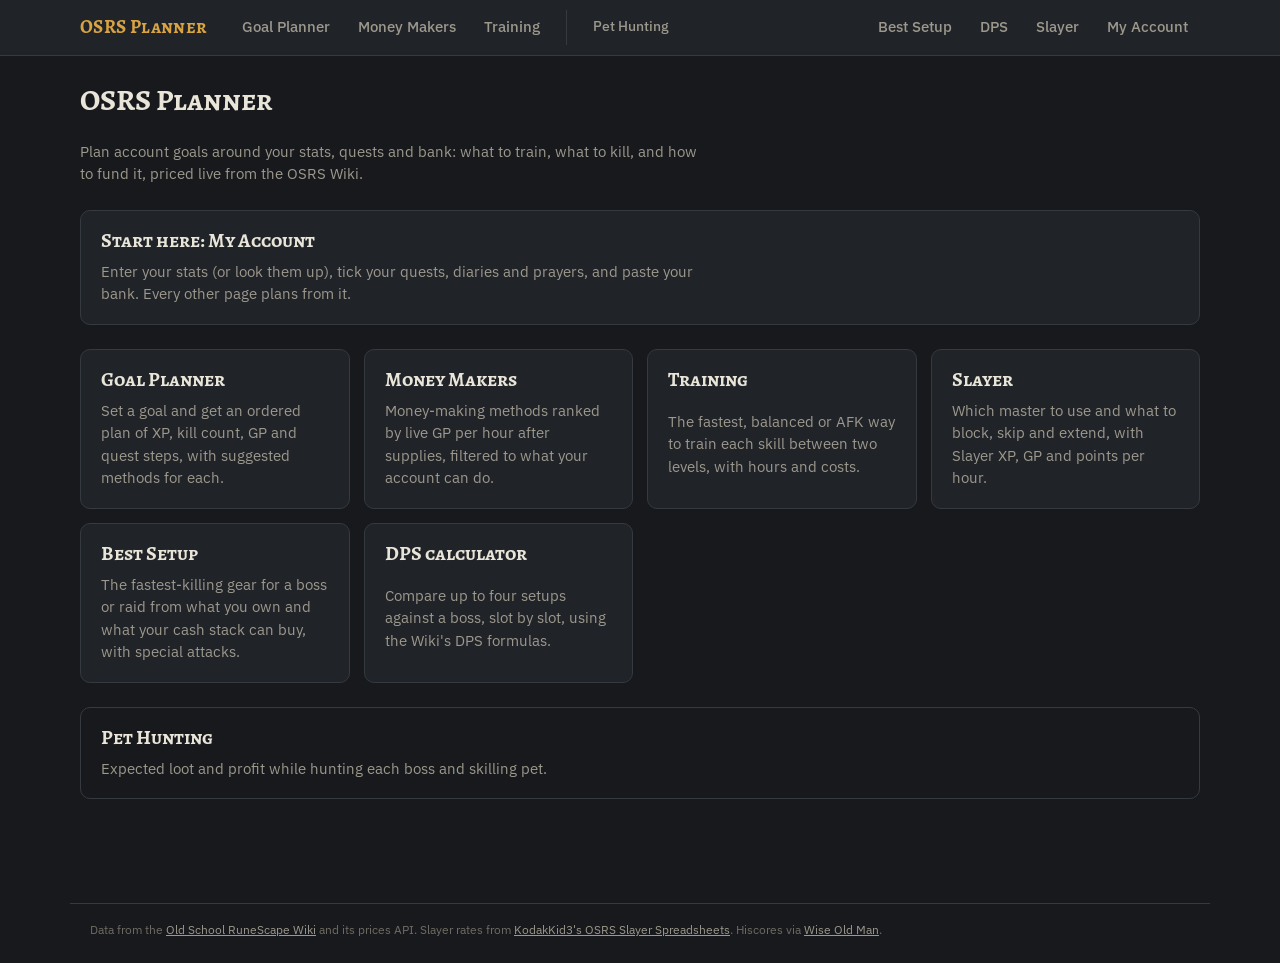
<file: index.html>
<!DOCTYPE html>
<html lang="en">
<head>
<link rel="icon" href="data:image/svg+xml,%3Csvg xmlns=%22http://www.w3.org/2000/svg%22 viewBox=%220 0 16 16%22%3E%3Ctext y=%2214%22 font-size=%2214%22%3E%E2%9A%94%3C/text%3E%3C/svg%3E">
<meta charset="utf-8">
<meta name="viewport" content="width=device-width, initial-scale=1">
<title>OSRS Planner</title>
<link rel="preconnect" href="https://fonts.googleapis.com">
<link rel="preconnect" href="https://fonts.gstatic.com" crossorigin>
<link rel="stylesheet" href="https://fonts.googleapis.com/css2?family=Alegreya+SC:wght@500;700&family=IBM+Plex+Sans:wght@400;500;600&family=IBM+Plex+Mono:wght@400;500&display=swap">
<link rel="stylesheet" href="core/theme.css">
</head>
<body>
<main class="page">
  <h1>OSRS Planner</h1>
  <p>Plan account goals around your stats, quests and bank: what to train, what to kill, and how to fund it, priced live from the OSRS Wiki.</p>
  <a class="card" href="account/"><h2>Start here: My Account</h2><p>Enter your stats (or look them up), tick your quests, diaries and prayers, and paste your bank. Every other page plans from it.</p></a>
  <div class="cards">
    <a class="card" href="planner/"><h2>Goal Planner</h2><p>Set a goal and get an ordered plan of XP, kill count, GP and quest steps, with suggested methods for each.</p></a>
    <a class="card" href="money/"><h2>Money Makers</h2><p>Money-making methods ranked by live GP per hour after supplies, filtered to what your account can do.</p></a>
    <a class="card" href="training/"><h2>Training</h2><p>The fastest, balanced or AFK way to train each skill between two levels, with hours and costs.</p></a>
    <a class="card" href="slayer/"><h2>Slayer</h2><p>Which master to use and what to block, skip and extend, with Slayer XP, GP and points per hour.</p></a>
    <a class="card" href="gear/"><h2>Best Setup</h2><p>The fastest-killing gear for a boss or raid from what you own and what your cash stack can buy, with special attacks.</p></a>
    <a class="card" href="dps/"><h2>DPS calculator</h2><p>Compare up to four setups against a boss, slot by slot, using the Wiki's DPS formulas.</p></a>
  </div>
  <a class="card minor" href="pets/"><h2>Pet Hunting</h2><p>Expected loot and profit while hunting each boss and skilling pet.</p></a>
</main>
<script type="module" src="core/nav.js" data-active="home"></script>
</body>
</html>
</file>
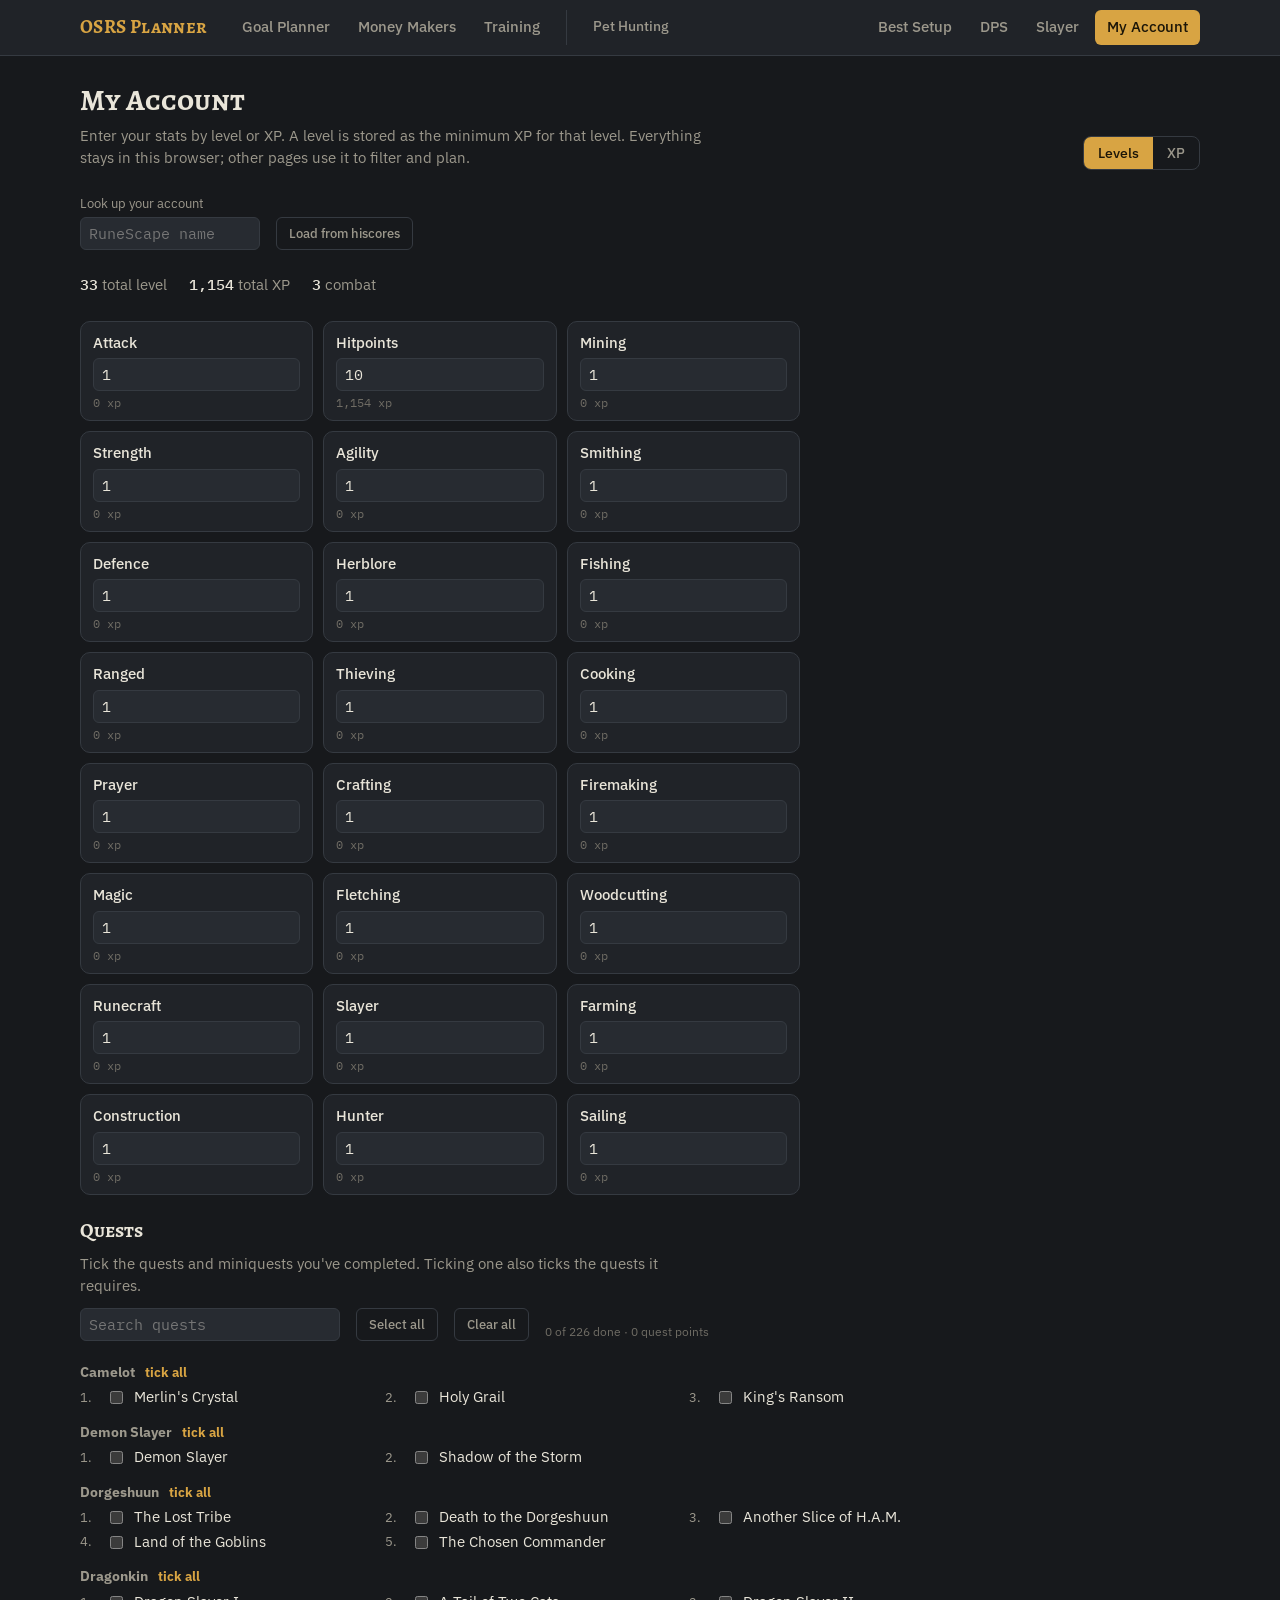
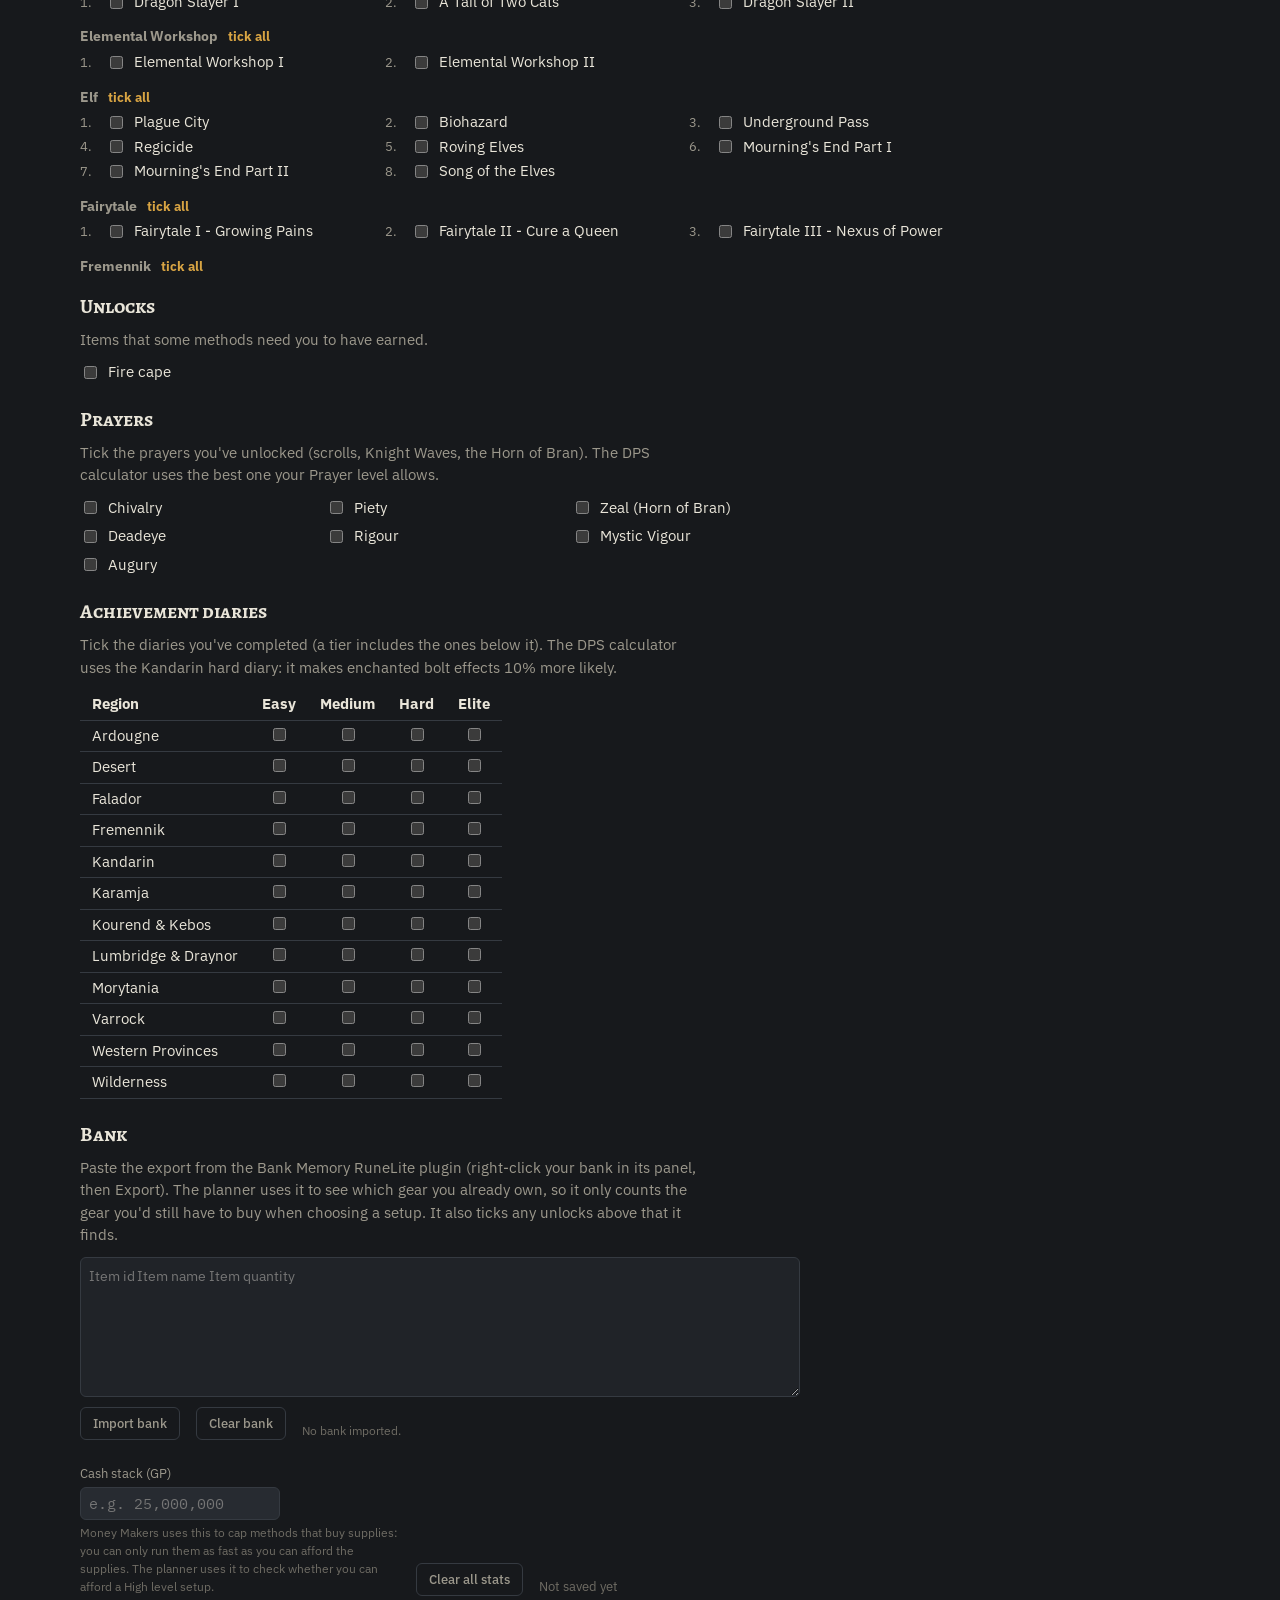
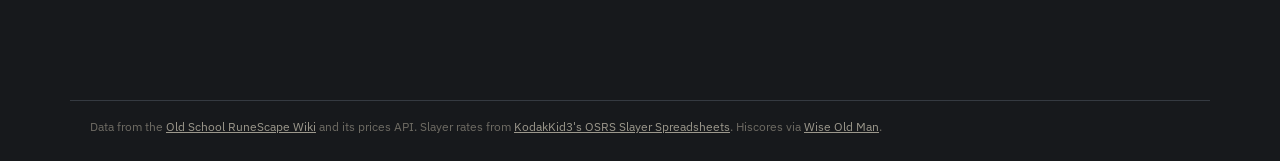
<file: account/index.html>
<!DOCTYPE html>
<html lang="en">
<head>
<link rel="icon" href="data:image/svg+xml,%3Csvg xmlns=%22http://www.w3.org/2000/svg%22 viewBox=%220 0 16 16%22%3E%3Ctext y=%2214%22 font-size=%2214%22%3E%E2%9A%94%3C/text%3E%3C/svg%3E">
<meta charset="utf-8">
<meta name="viewport" content="width=device-width, initial-scale=1">
<title>My Account · OSRS Planner</title>
<link rel="preconnect" href="https://fonts.googleapis.com">
<link rel="preconnect" href="https://fonts.gstatic.com" crossorigin>
<link rel="stylesheet" href="https://fonts.googleapis.com/css2?family=Alegreya+SC:wght@500;700&family=IBM+Plex+Sans:wght@400;500;600&family=IBM+Plex+Mono:wght@400;500&display=swap">
<link rel="stylesheet" href="../core/theme.css">
<style>
  .head { display: flex; justify-content: space-between; align-items: end; gap: 16px; flex-wrap: wrap; }
  .seg { display: inline-flex; border: 1px solid var(--line); border-radius: 8px; overflow: hidden; }
  .seg button { background: transparent; color: var(--muted); border: 0; padding: 7px 14px; font: 500 14px var(--sans); cursor: pointer; }
  .seg button[aria-pressed="true"] { background: var(--accent); color: var(--accent-ink); }
  .summary { display: flex; gap: 22px; flex-wrap: wrap; color: var(--muted); }
  .summary b { color: var(--text); font-family: var(--mono); font-weight: 500; }
  /* Same layout as the in-game skills tab: three columns */
  #grid { display: grid; gap: 10px; grid-template-columns: repeat(3, minmax(0, 1fr)); max-width: 720px; }
  .skill { background: var(--surface); border: 1px solid var(--line); border-radius: 10px; padding: 10px 12px; display: grid; gap: 4px; }
  .skill:focus-within { border-color: var(--accent); }
  .skill .name { font-weight: 500; }
  .skill .sub { font: 12px var(--mono); color: var(--faint); }
  input { background: var(--surface-2); color: var(--text); border: 1px solid var(--line); border-radius: 6px; padding: 6px 8px; font: 15px var(--mono); width: 100%; box-sizing: border-box; }
  .row { display: flex; gap: 16px; align-items: end; flex-wrap: wrap; }
  .row label { display: grid; gap: 4px; color: var(--muted); font-size: 13px; }
  .row input { width: 200px; }
  .btn { background: transparent; color: var(--muted); border: 1px solid var(--line); border-radius: 6px; padding: 7px 12px; font: 500 13px var(--sans); cursor: pointer; }
  .btn:hover { color: var(--cost); border-color: var(--cost); }
  .quests-wrap { display: grid; gap: 10px; }
  .scroller { overflow-x: auto; } .quests-wrap > * { min-width: 0; }
  #diaries { border-collapse: collapse; } #diaries th, #diaries td { padding: 4px 12px; text-align: center; border-bottom: 1px solid var(--line); } #diaries td:first-child, #diaries th:first-child { text-align: left; }
  #unlocks, #prayers { display: grid; gap: 6px 18px; grid-template-columns: repeat(auto-fill, minmax(min(220px, 100%), 1fr)); max-width: 720px; }
  #quests { max-width: 900px; }
  .quest { display: flex; gap: 8px; align-items: center; color: var(--text); }
  .quest input { width: auto; }
  .questlist { max-height: 520px; overflow-y: auto; padding-right: 6px; }
  .series { margin: 0 0 12px; }
  .series h3 { font-size: 0.9rem; margin: 10px 0 4px; display: flex; gap: 10px; align-items: baseline; color: var(--muted); }
  .series h3 button { font: inherit; font-size: 0.8rem; background: none; border: 0; color: var(--accent); cursor: pointer; padding: 0; }
  .series .grid { display: grid; grid-template-columns: repeat(auto-fill, minmax(min(230px, 100%), 1fr)); gap: 2px 14px; }
  .series .n { color: var(--muted); font-size: 0.8rem; min-width: 1.4em; }
  .mini { font: 11px var(--mono); color: var(--faint); border: 1px solid var(--line); border-radius: 99px; padding: 1px 6px; }
  .hint { font-size: 12px; color: var(--faint); max-width: 320px; }
  #saved { font-size: 13px; color: var(--faint); }
</style>
</head>
<body>
<main class="page">
  <div class="head">
    <div style="display:grid;gap:8px">
      <h1>My Account</h1>
      <p>Enter your stats by level or XP. A level is stored as the minimum XP for that level. Everything stays in this browser; other pages use it to filter and plan.</p>
    </div>
    <div class="seg" id="unit" role="group" aria-label="Enter stats as">
      <button type="button" data-unit="level">Levels</button><button type="button" data-unit="xp">XP</button>
    </div>
  </div>
  <div class="row lookup">
    <label>Look up your account <input type="text" id="rsn" maxlength="12" placeholder="RuneScape name" autocomplete="off" style="width:180px"></label>
    <button type="button" class="btn" id="lookup">Load from hiscores</button>
    <span id="lookup-status" class="hint" role="status"></span>
  </div>
  <div class="summary" id="summary"></div>
  <div id="grid"></div>
  <section class="quests-wrap">
    <h2>Quests</h2>
    <p>Tick the quests and miniquests you've completed. Ticking one also ticks the quests it requires.</p>
    <div class="row"><input type="search" id="quest-search" placeholder="Search quests" style="width:260px">
      <button type="button" class="btn small" id="quest-all">Select all</button>
      <button type="button" class="btn small" id="quest-none">Clear all</button>
      <span id="quest-summary" class="hint"></span></div>
    <div id="quests" class="questlist"></div>
  </section>
  <section class="quests-wrap">
    <h2>Unlocks</h2>
    <p>Items that some methods need you to have earned.</p>
    <div id="unlocks"></div>
  </section>
  <section class="quests-wrap">
    <h2>Prayers</h2>
    <p>Tick the prayers you've unlocked (scrolls, Knight Waves, the Horn of Bran). The DPS calculator uses the best one your Prayer level allows.</p>
    <div id="prayers"></div>
  </section>
  <section class="quests-wrap">
    <h2>Achievement diaries</h2>
    <p>Tick the diaries you've completed (a tier includes the ones below it). The DPS calculator uses the Kandarin hard diary: it makes enchanted bolt effects 10% more likely.</p>
    <div class="scroller" style="max-width:640px"><table id="diaries"></table></div>
  </section>
  <section class="quests-wrap">
    <h2>Bank</h2>
    <p>Paste the export from the Bank Memory RuneLite plugin (right-click your bank in its panel, then Export). The planner
      uses it to see which gear you already own, so it only counts the gear you'd still have to buy when choosing a setup.
      It also ticks any unlocks above that it finds.</p>
    <textarea id="bank-text" rows="6" placeholder="Item id&#9;Item name&#9;Item quantity" aria-label="Bank Memory export"></textarea>
    <div class="row"><button type="button" class="btn" id="bank-import">Import bank</button>
      <button type="button" class="btn" id="bank-clear">Clear bank</button><span id="bank-status" class="hint" role="status"></span></div>
  </section>
  <div class="row">
    <label>Cash stack (GP) <input type="text" inputmode="numeric" id="gp" placeholder="e.g. 25,000,000">
      <span class="hint">Money Makers uses this to cap methods that buy supplies: you can only run them as fast as you can afford the supplies. The planner uses it to check whether you can afford a High level setup.</span></label>
    <button type="button" class="btn" id="reset">Clear all stats</button>
    <span id="saved" role="status"></span>
  </div>
</main>
<script type="module" src="account.js"></script>
<script type="module" src="../core/nav.js" data-active="account"></script>
</body>
</html>
</file>
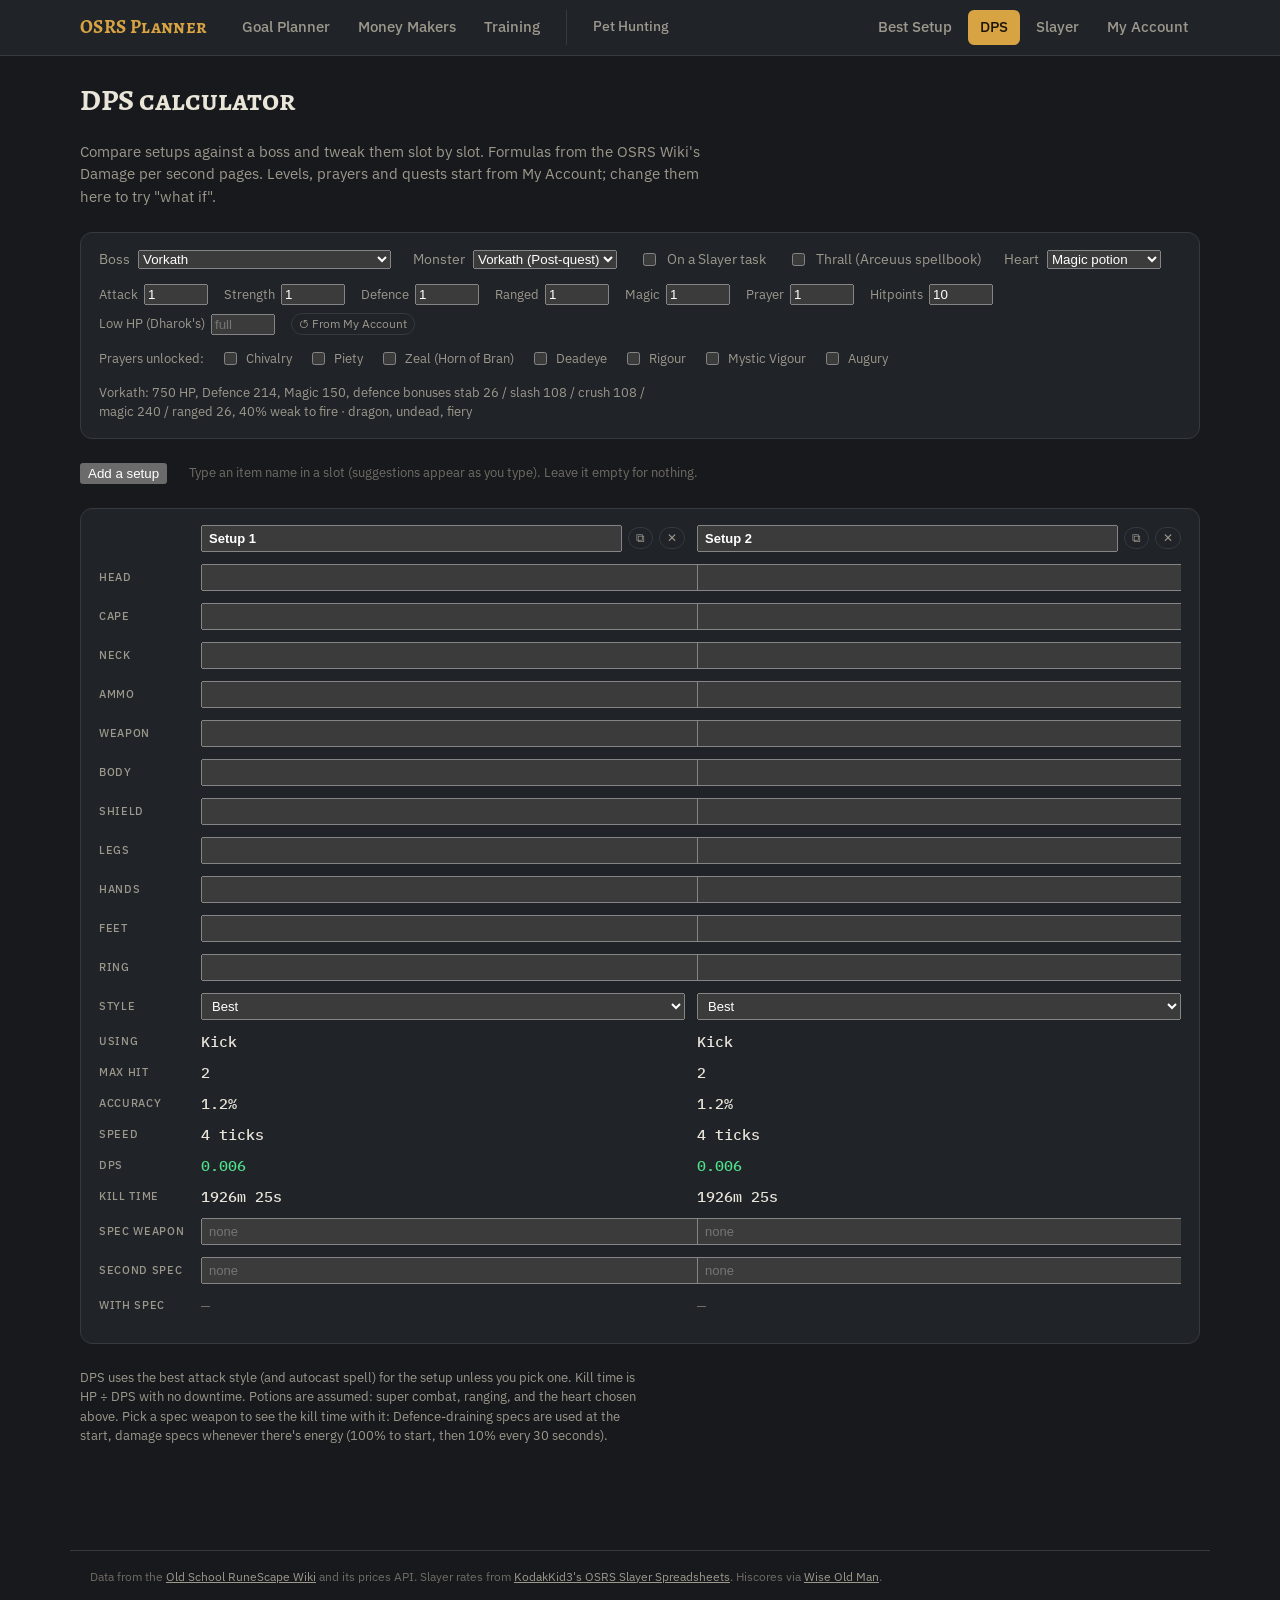
<file: dps/index.html>
<!DOCTYPE html>
<html lang="en">
<head>
<link rel="icon" href="data:image/svg+xml,%3Csvg xmlns=%22http://www.w3.org/2000/svg%22 viewBox=%220 0 16 16%22%3E%3Ctext y=%2214%22 font-size=%2214%22%3E%E2%9A%94%3C/text%3E%3C/svg%3E">
<meta charset="utf-8">
<meta name="viewport" content="width=device-width, initial-scale=1">
<title>DPS · OSRS Planner</title>
<link rel="preconnect" href="https://fonts.googleapis.com">
<link rel="preconnect" href="https://fonts.gstatic.com" crossorigin>
<link rel="stylesheet" href="https://fonts.googleapis.com/css2?family=Alegreya+SC:wght@500;700&family=IBM+Plex+Sans:wght@400;500;600&family=IBM+Plex+Mono:wght@400;500&display=swap">
<link rel="stylesheet" href="../core/theme.css">
<style>
  .panel { border: 1px solid var(--line); border-radius: 12px; padding: 16px 18px; background: var(--surface); display: grid; gap: 14px; }
  .opts { display: flex; flex-wrap: wrap; gap: 14px 22px; align-items: center; }
  .opts label { display: flex; gap: 8px; align-items: center; color: var(--muted); font-size: 14px; }
  .opts input[type=checkbox] { width: auto; }
  .opts select, .opts input[type=number] { width: auto; }
  .opts label { max-width: 100%; min-width: 0; flex-wrap: wrap; }
  .opts > * { min-width: 0; max-width: 100%; }
  main.page > *, .panel, .panel > * { min-width: 0; }
  .opts select { max-width: min(100%, calc(100vw - 80px)); min-width: 0; text-overflow: ellipsis; }
  .stats { display: flex; gap: 28px; flex-wrap: wrap; }
  .stats div span { display: block; color: var(--muted); font-size: 12px; }
  .stats div b { font: 500 22px var(--mono); }
  .scroller { overflow-x: auto; border: 1px solid var(--line); border-radius: 10px; }
  table { width: 100%; border-collapse: collapse; }
  th, td { padding: 7px 10px; text-align: left; border-bottom: 1px solid var(--line); white-space: nowrap; font-size: 14px; }
  thead th { font: 500 11px/1 var(--sans); letter-spacing: .06em; text-transform: uppercase; color: var(--muted); background: var(--surface); }
  td.num, th.num { text-align: right; font-family: var(--mono); }
  .tag { font: 11px var(--mono); border: 1px solid var(--line); border-radius: 99px; padding: 1px 6px; color: var(--faint); }
  .tag.own { color: var(--gp-high); border-color: var(--gp-high); }
  .tag.buy { color: var(--accent); border-color: var(--accent); }
  .muted { color: var(--muted); } .faint { color: var(--faint); font-size: 13px; }
  .note { border: 1px solid var(--line); border-radius: 10px; padding: 10px 14px; color: var(--muted); font-size: 14px; max-width: 900px; }
  .grid { display: grid; gap: 12px; grid-template-columns: 90px repeat(var(--cols, 2), minmax(200px, 1fr)); align-items: center; overflow-x: auto; }
  .grid .h { font: 500 11px var(--sans); letter-spacing: .06em; text-transform: uppercase; color: var(--muted); }
  .grid input, .grid select { width: 100%; font-size: 13px; padding: 4px 6px; }
  .grid .res { font: 500 15px var(--mono); }
  .grid .res.best { color: var(--gp-high); }
  .colhead { display: flex; gap: 6px; align-items: center; }
  .colhead input { font-weight: 600; }
  .levels { display: flex; flex-wrap: wrap; gap: 8px 16px; }
  .levels label { display: flex; gap: 6px; align-items: center; color: var(--muted); font-size: 13px; }
  .levels input { width: 56px; }
  button.x { font: inherit; font-size: 12px; padding: 1px 7px; border-radius: 999px; border: 1px solid var(--line); background: transparent; color: var(--muted); cursor: pointer; }
</style>
</head>
<body>
<main class="page">
  <h1>DPS calculator</h1>
  <p>Compare setups against a boss and tweak them slot by slot. Formulas from the OSRS Wiki's Damage per second pages. Levels, prayers and quests start from My Account; change them here to try "what if".</p>
  <section class="panel">
    <div class="opts">
      <label>Boss <select id="target"></select></label>
      <label>Monster <select id="part"></select></label>
      <label><input type="checkbox" id="onTask"> On a Slayer task</label>
      <label><input type="checkbox" id="thrall"> Thrall (Arceuus spellbook)</label>
      <label>Heart <select id="heart"><option value="">Magic potion</option><option value="imbued">Imbued heart</option><option value="saturated">Saturated heart</option></select></label>
    </div>
    <div class="levels" id="levels"></div>
    <div class="levels" id="prayers"></div>
    <p id="monster" class="faint" style="margin:0"></p>
  </section>
  <div class="opts"><button type="button" class="btn" id="add">Add a setup</button><span class="faint">Type an item name in a slot (suggestions appear as you type). Leave it empty for nothing.</span></div>
  <div class="panel"><div class="grid" id="grid"></div></div>
  <p class="faint">DPS uses the best attack style (and autocast spell) for the setup unless you pick one. Kill time is HP ÷ DPS with no downtime.
    Potions are assumed: super combat, ranging, and the heart chosen above. Pick a spec weapon to see the kill time with it: Defence-draining specs are used at the start, damage specs whenever there's energy (100% to start, then 10% every 30 seconds).</p>
</main>
<script type="module" src="dps.js"></script>
<script type="module" src="../core/nav.js" data-active="dps"></script>
</body>
</html>
</file>
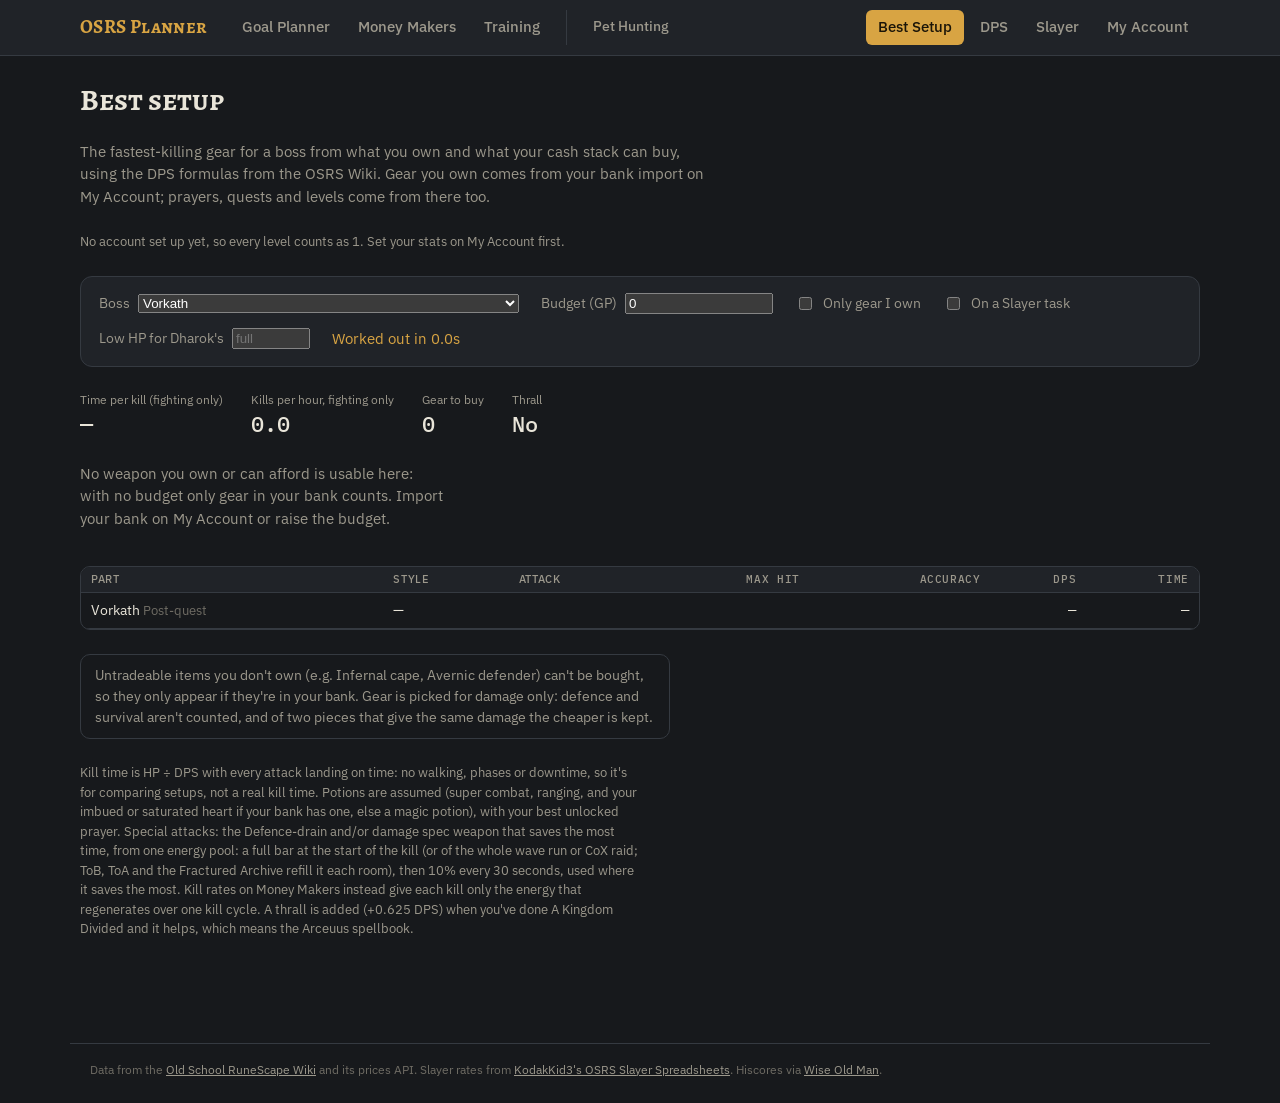
<file: gear/index.html>
<!DOCTYPE html>
<html lang="en">
<head>
<link rel="icon" href="data:image/svg+xml,%3Csvg xmlns=%22http://www.w3.org/2000/svg%22 viewBox=%220 0 16 16%22%3E%3Ctext y=%2214%22 font-size=%2214%22%3E%E2%9A%94%3C/text%3E%3C/svg%3E">
<meta charset="utf-8">
<meta name="viewport" content="width=device-width, initial-scale=1">
<title>Best Setup · OSRS Planner</title>
<link rel="preconnect" href="https://fonts.googleapis.com">
<link rel="preconnect" href="https://fonts.gstatic.com" crossorigin>
<link rel="stylesheet" href="https://fonts.googleapis.com/css2?family=Alegreya+SC:wght@500;700&family=IBM+Plex+Sans:wght@400;500;600&family=IBM+Plex+Mono:wght@400;500&display=swap">
<link rel="stylesheet" href="../core/theme.css">
<style>
  .panel { border: 1px solid var(--line); border-radius: 12px; padding: 16px 18px; background: var(--surface); display: grid; gap: 14px; }
  .opts { display: flex; flex-wrap: wrap; gap: 14px 22px; align-items: center; }
  .opts label { display: flex; gap: 8px; align-items: center; color: var(--muted); font-size: 14px; }
  .opts input[type=checkbox] { width: auto; }
  .opts select, .opts input[type=number] { width: auto; }
  .opts label { max-width: 100%; min-width: 0; flex-wrap: wrap; }
  main.page > *, .panel, .panel > * { min-width: 0; }
  .opts select { max-width: min(100%, calc(100vw - 80px)); min-width: 0; text-overflow: ellipsis; }
  #rooms .faint { white-space: normal; }
  .opts > * { min-width: 0; max-width: 100%; }
  .stats { display: flex; gap: 28px; flex-wrap: wrap; }
  .stats div span { display: block; color: var(--muted); font-size: 12px; }
  .stats div b { font: 500 22px var(--mono); }
  .scroller { overflow-x: auto; border: 1px solid var(--line); border-radius: 10px; }
  table { width: 100%; border-collapse: collapse; }
  th, td { padding: 7px 10px; text-align: left; border-bottom: 1px solid var(--line); white-space: nowrap; font-size: 14px; }
  thead th { font: 500 11px/1 var(--sans); letter-spacing: .06em; text-transform: uppercase; color: var(--muted); background: var(--surface); }
  td.num, th.num { text-align: right; font-family: var(--mono); }
  .tag { font: 11px var(--mono); border: 1px solid var(--line); border-radius: 99px; padding: 1px 6px; color: var(--faint); }
  .tag.own { color: var(--gp-high); border-color: var(--gp-high); }
  .tag.buy { color: var(--accent); border-color: var(--accent); }
  .muted { color: var(--muted); } .faint { color: var(--faint); font-size: 13px; }
  .note { border: 1px solid var(--line); border-radius: 10px; padding: 10px 14px; color: var(--muted); font-size: 14px; max-width: 900px; }
  .cards { display: grid; gap: 14px; grid-template-columns: repeat(auto-fill, minmax(320px, 1fr)); align-items: start; }
  .card { border: 1px solid var(--line); border-radius: 12px; padding: 14px 16px; background: var(--surface); }
  .card h3 { margin: 0 0 8px; font: 600 15px var(--sans); text-transform: capitalize; }
  .card table td { padding: 4px 6px; font-size: 13px; }
  .card td.slot { color: var(--faint); text-transform: capitalize; width: 60px; }
  #working { color: var(--accent); }
</style>
</head>
<body>
<main class="page">
  <h1>Best setup</h1>
  <p>The fastest-killing gear for a boss from what you own and what your cash stack can buy, using the DPS formulas from the OSRS Wiki.
    Gear you own comes from your bank import on My Account; prayers, quests and levels come from there too.</p>
  <p id="acct-note" class="faint"></p>
  <section class="panel">
    <div class="opts">
      <label>Boss <select id="target"></select></label>
      <label>Budget (GP) <input type="text" inputmode="numeric" id="budget" style="width:140px"></label>
      <label><input type="checkbox" id="ownOnly"> Only gear I own</label>
      <label><input type="checkbox" id="onTask"> On a Slayer task</label>
      <label title="The Hitpoints you'd fight on with Dharok's: the lower, the harder it hits">Low HP for Dharok's <input type="number" id="lowHp" min="1" max="99" style="width:70px" placeholder="full"></label>
      <span id="working" role="status"></span>
    </div>
    <div id="rooms" class="opts" hidden></div>
  </section>
  <div id="summary" class="stats"></div>
  <div id="cards" class="cards"></div>
  <div class="scroller"><table>
    <thead><tr><th>Part</th><th>Style</th><th>Attack</th><th class="num">Max hit</th><th class="num">Accuracy</th><th class="num" title="Normal attacks, no specs">DPS</th><th class="num" title="With the special attacks">Time</th></tr></thead>
    <tbody id="parts"></tbody>
  </table></div>
  <p id="notes" class="note"></p>
  <p class="faint">Kill time is HP ÷ DPS with every attack landing on time: no walking, phases or downtime, so it's for comparing setups, not a real kill time.
    Potions are assumed (super combat, ranging, and your imbued or saturated heart if your bank has one, else a magic potion), with your best unlocked prayer.
    Special attacks: the Defence-drain and/or damage spec weapon that saves the most time, from one energy pool: a full bar at the start of the kill (or of the whole wave run or CoX raid; ToB, ToA and the Fractured Archive refill it each room), then 10% every 30 seconds, used where it saves the most. Kill rates on Money Makers instead give each kill only the energy that regenerates over one kill cycle. A thrall is added (+0.625 DPS) when you've done A Kingdom Divided and it helps, which means the Arceuus spellbook.</p>
</main>
<script type="module" src="gear.js"></script>
<script type="module" src="../core/nav.js" data-active="gear"></script>
</body>
</html>
</file>
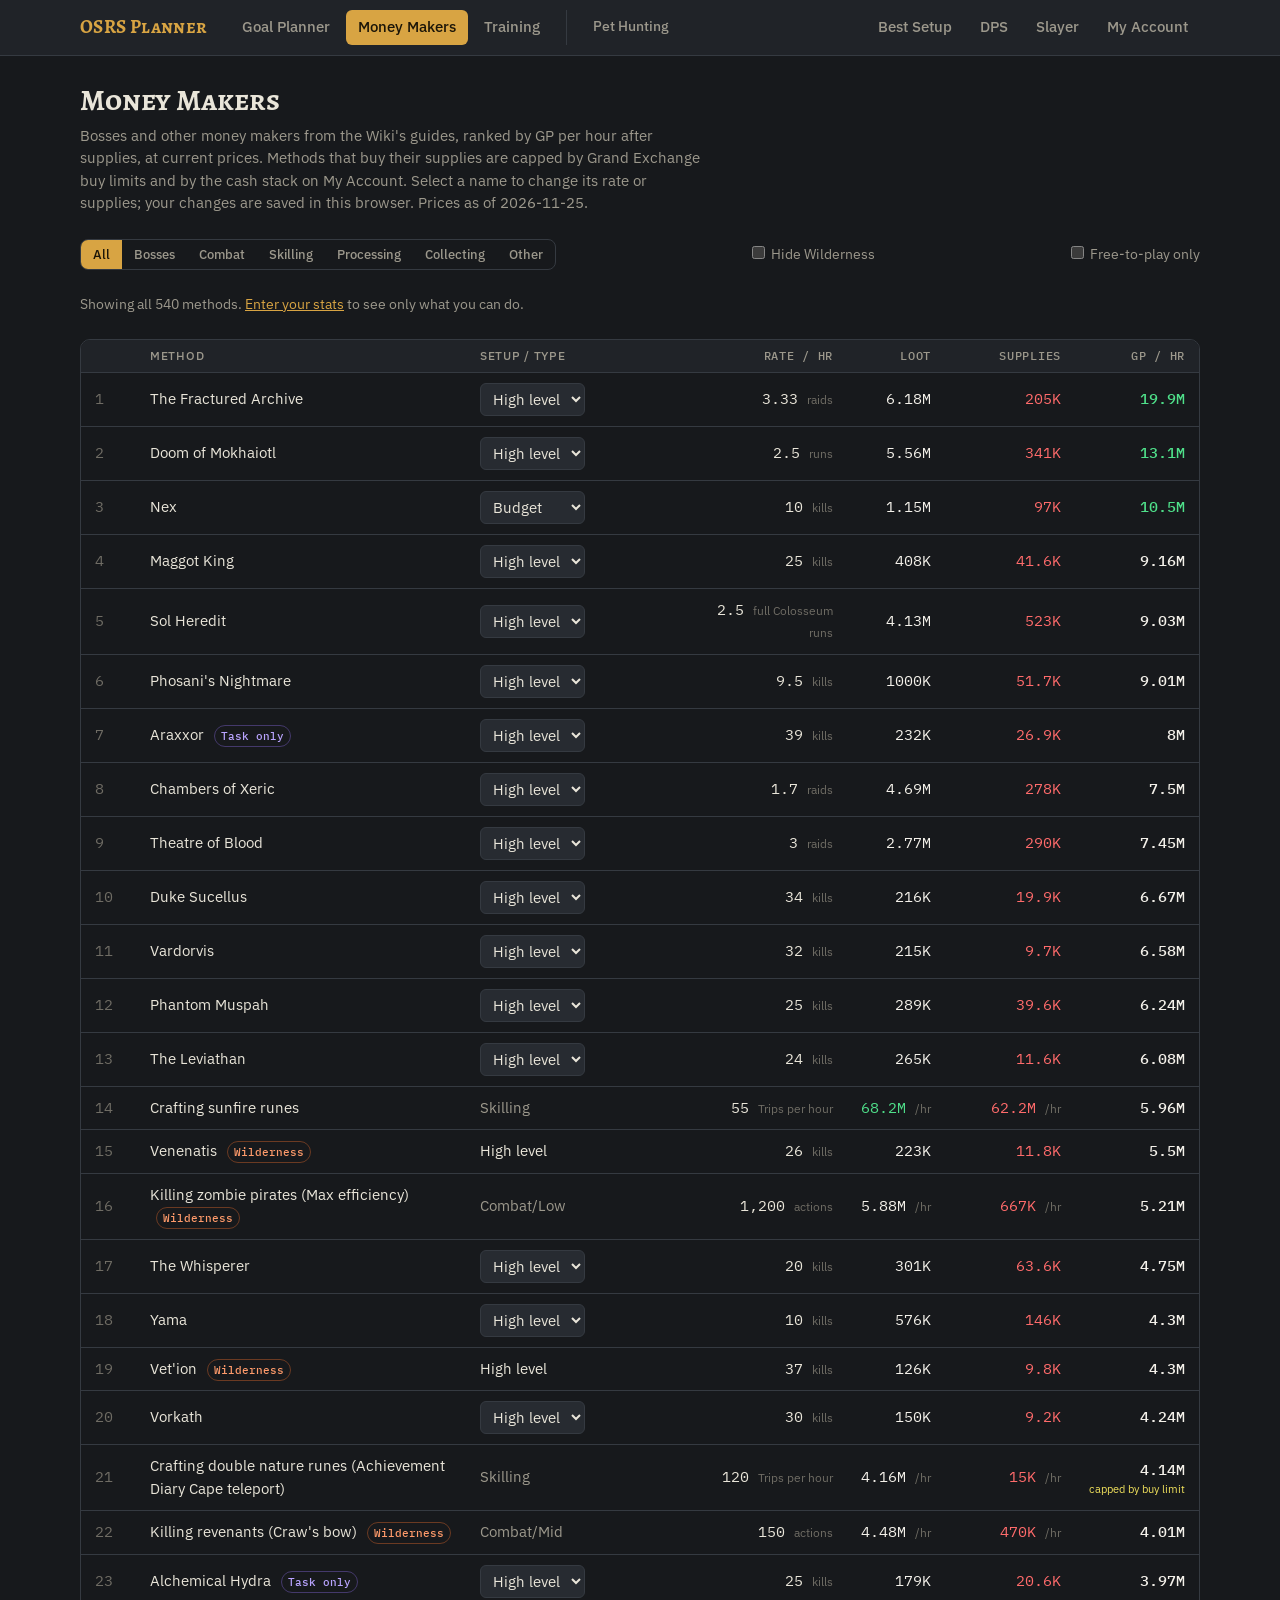
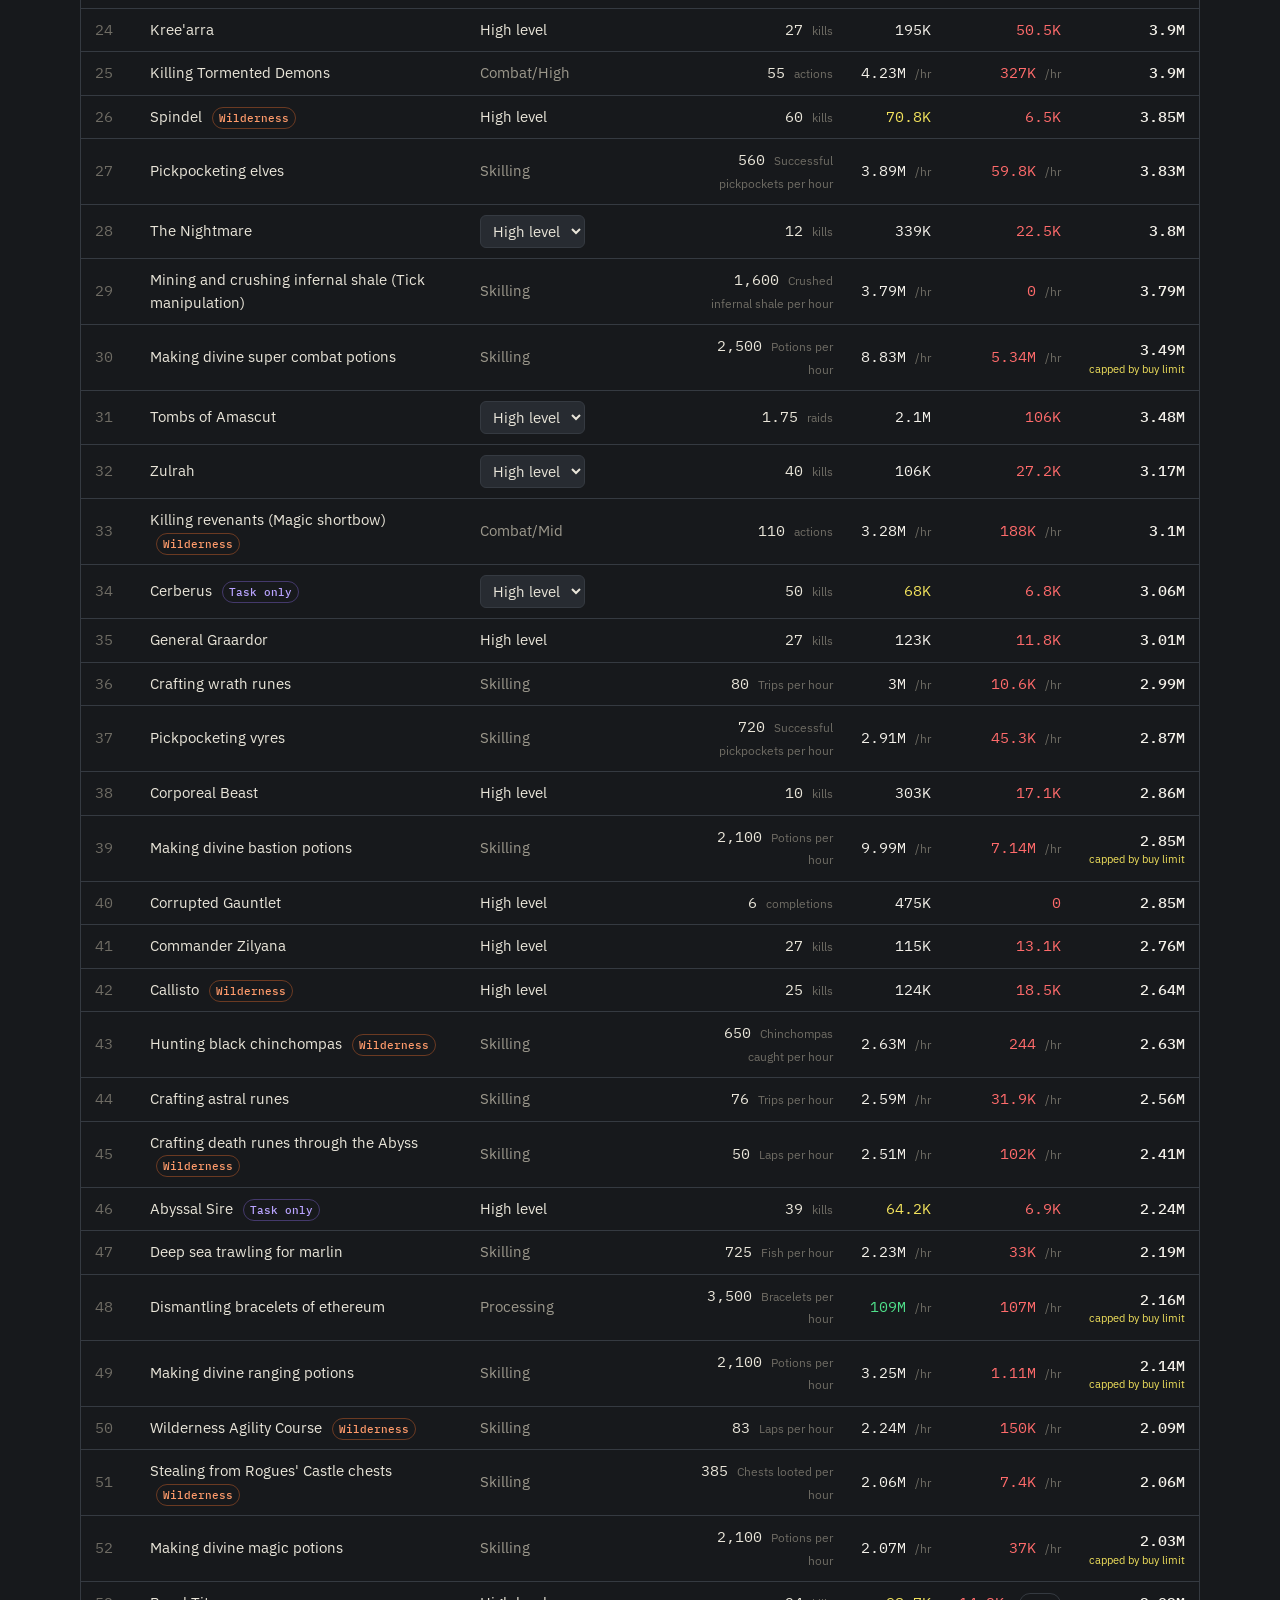
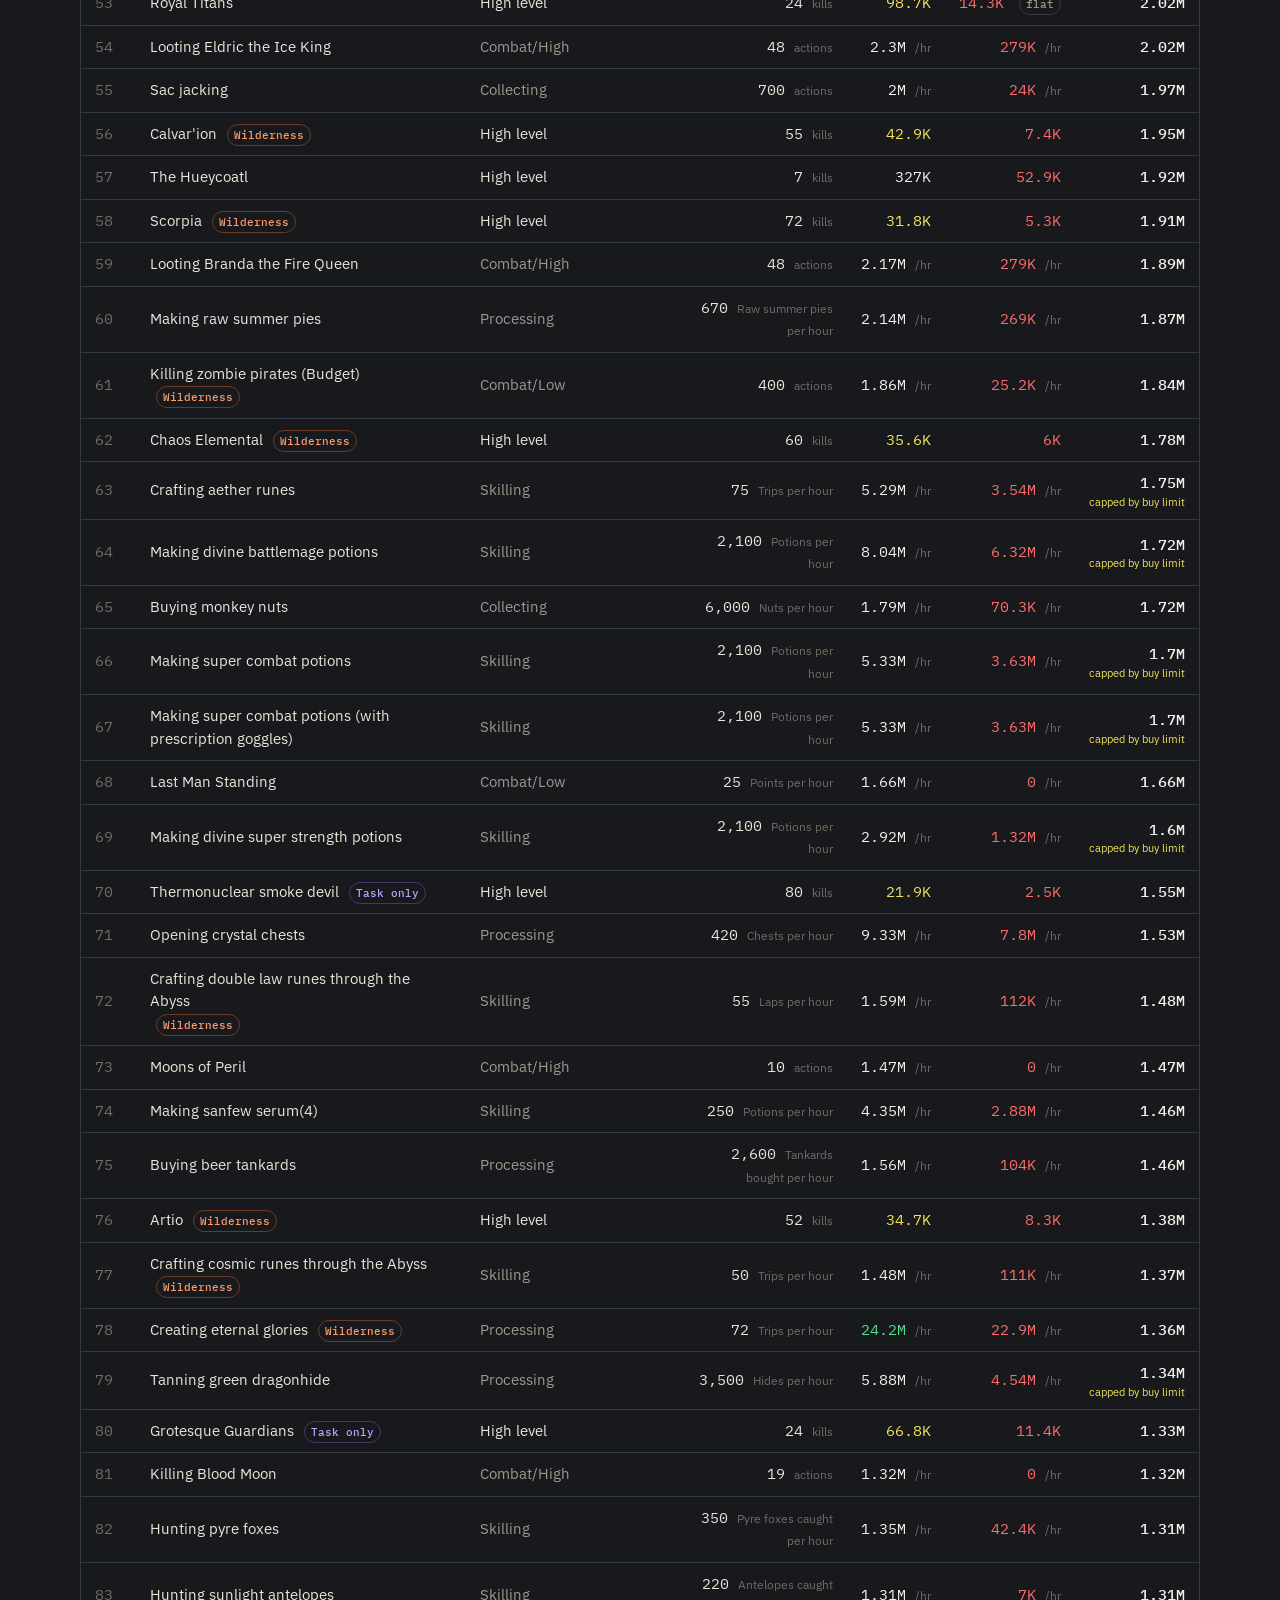
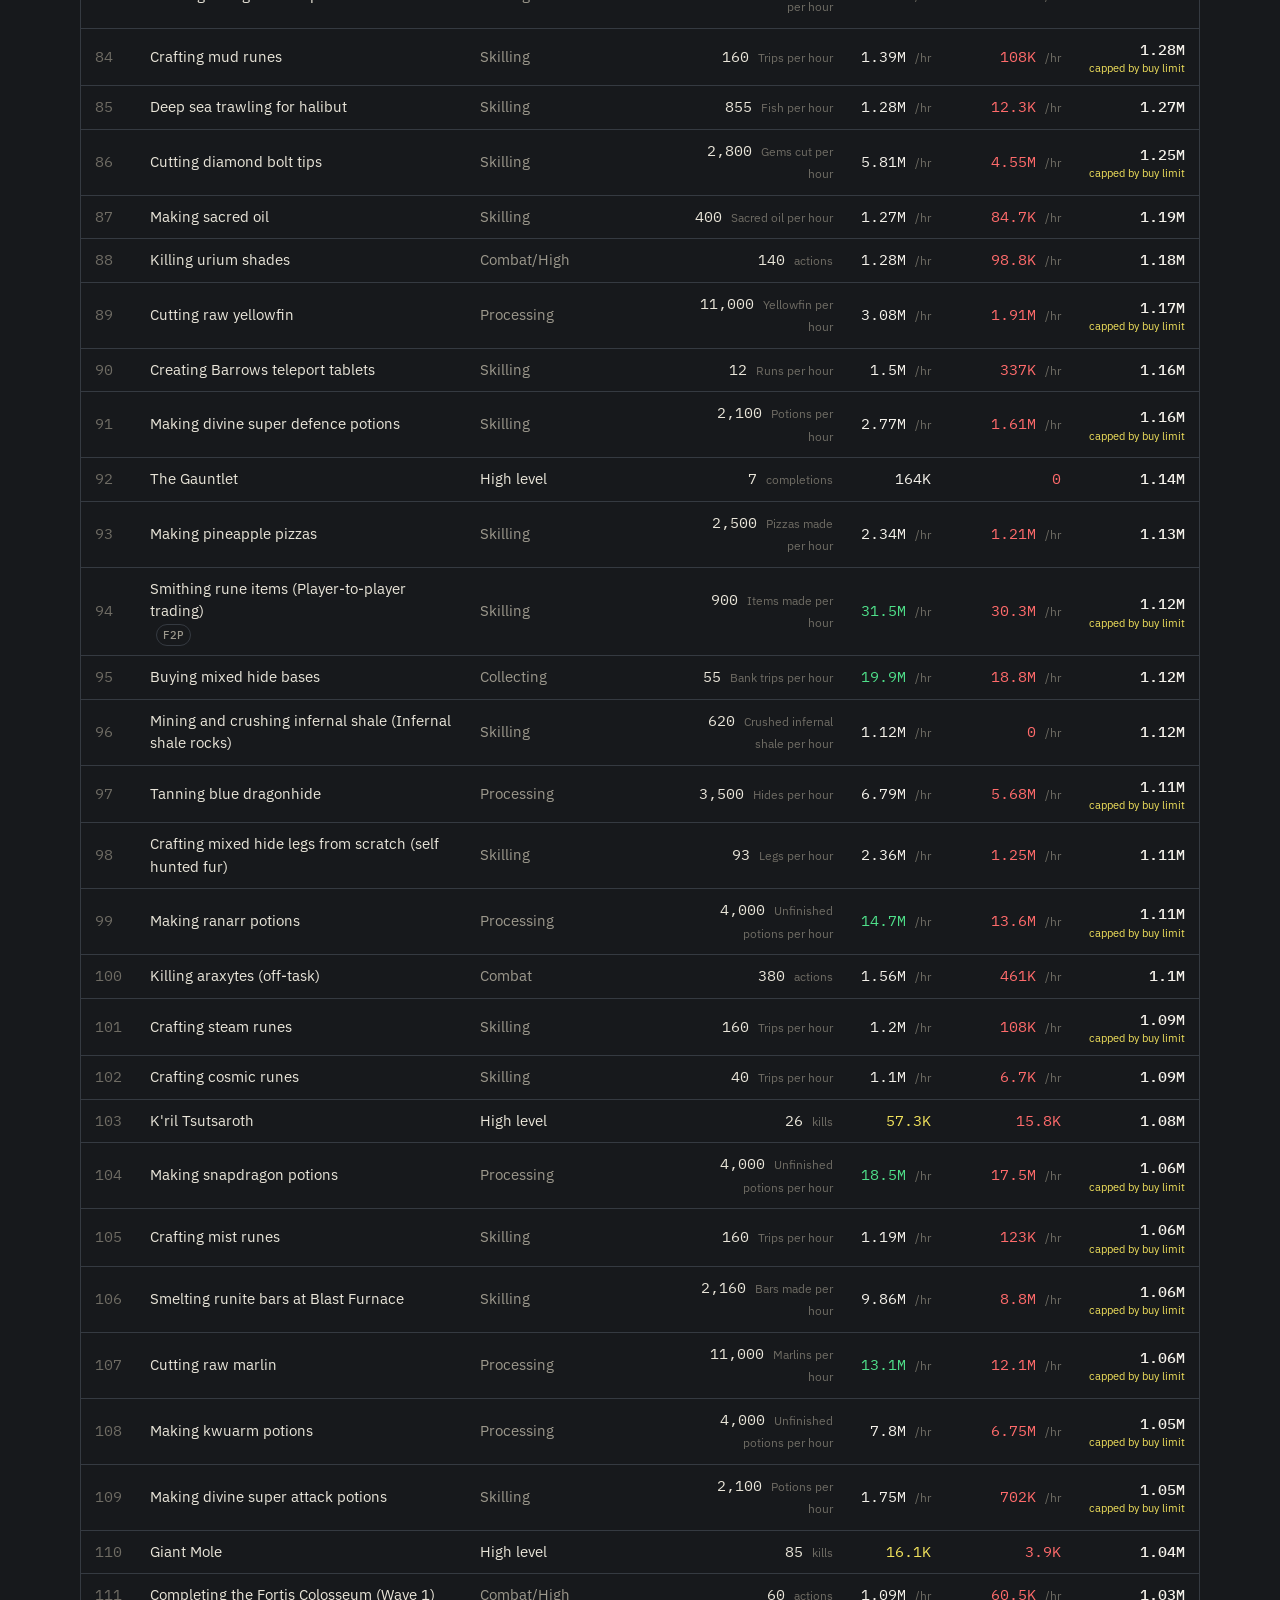
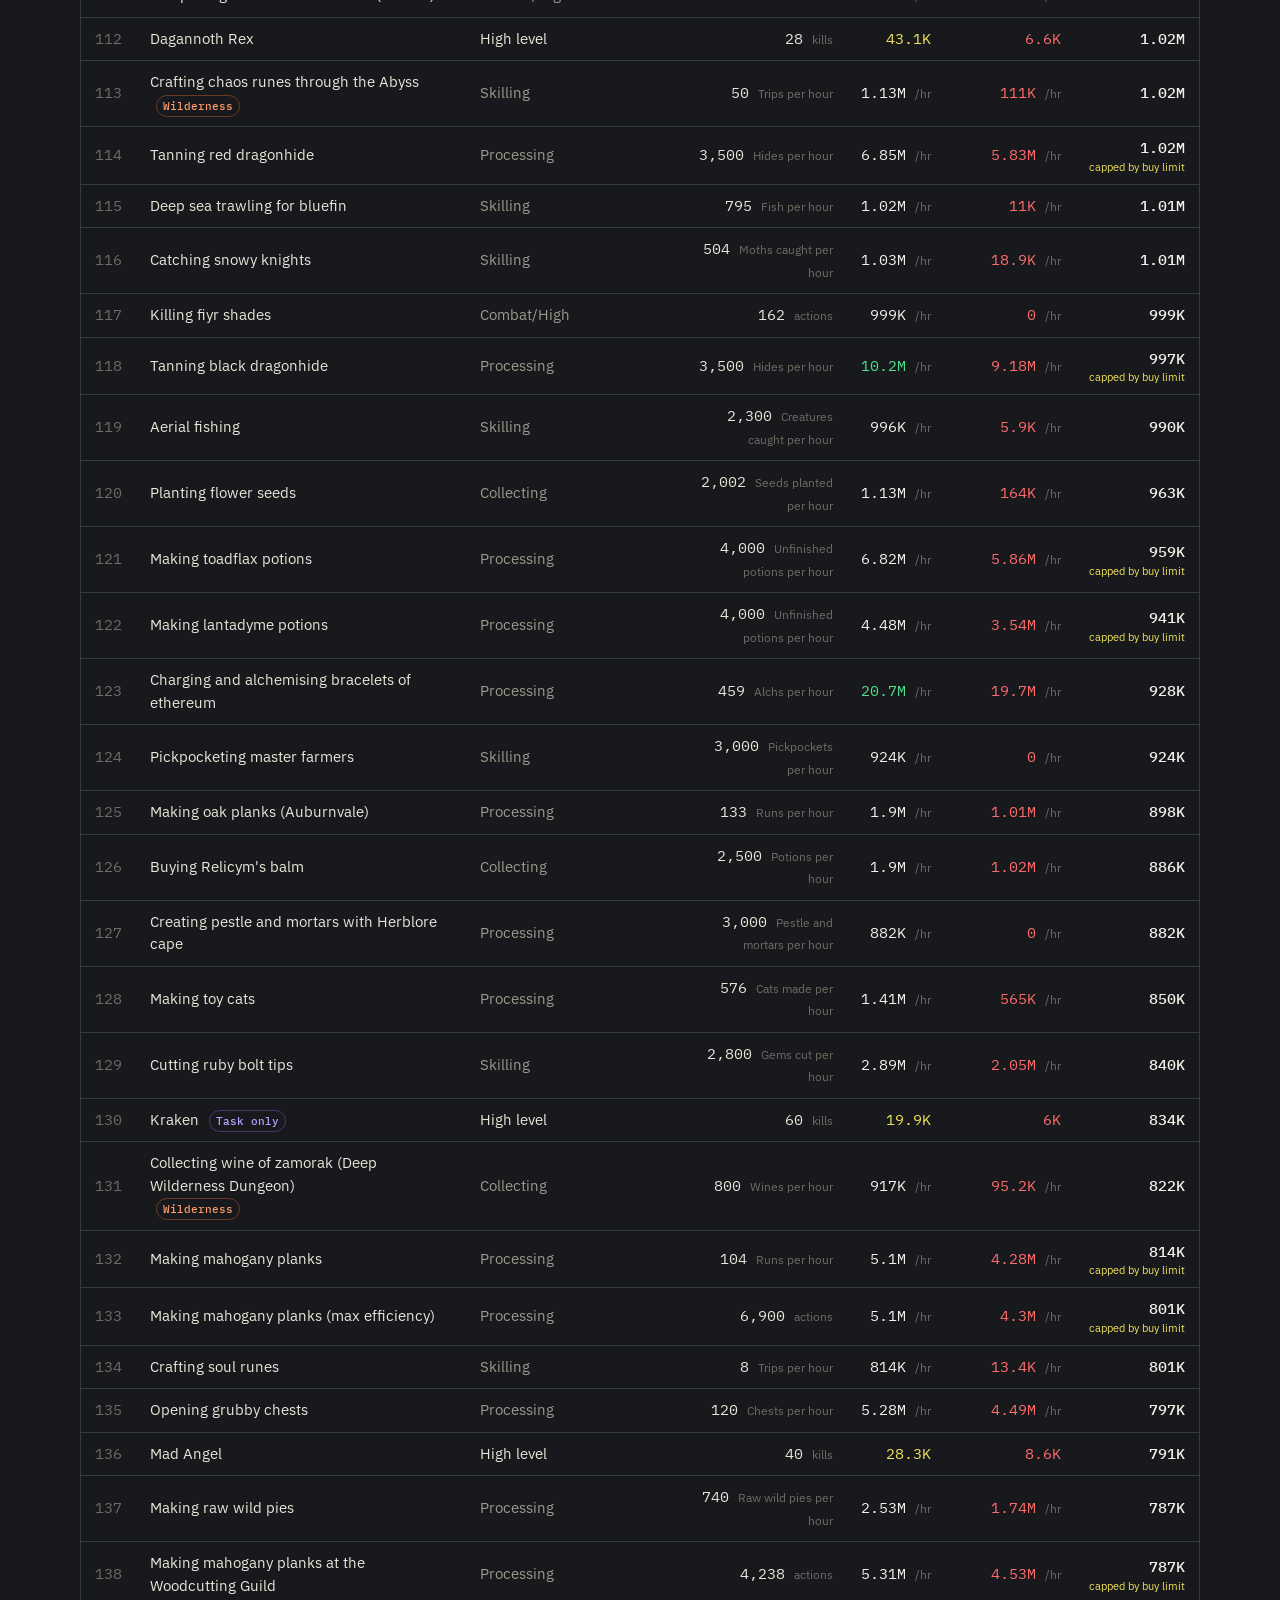
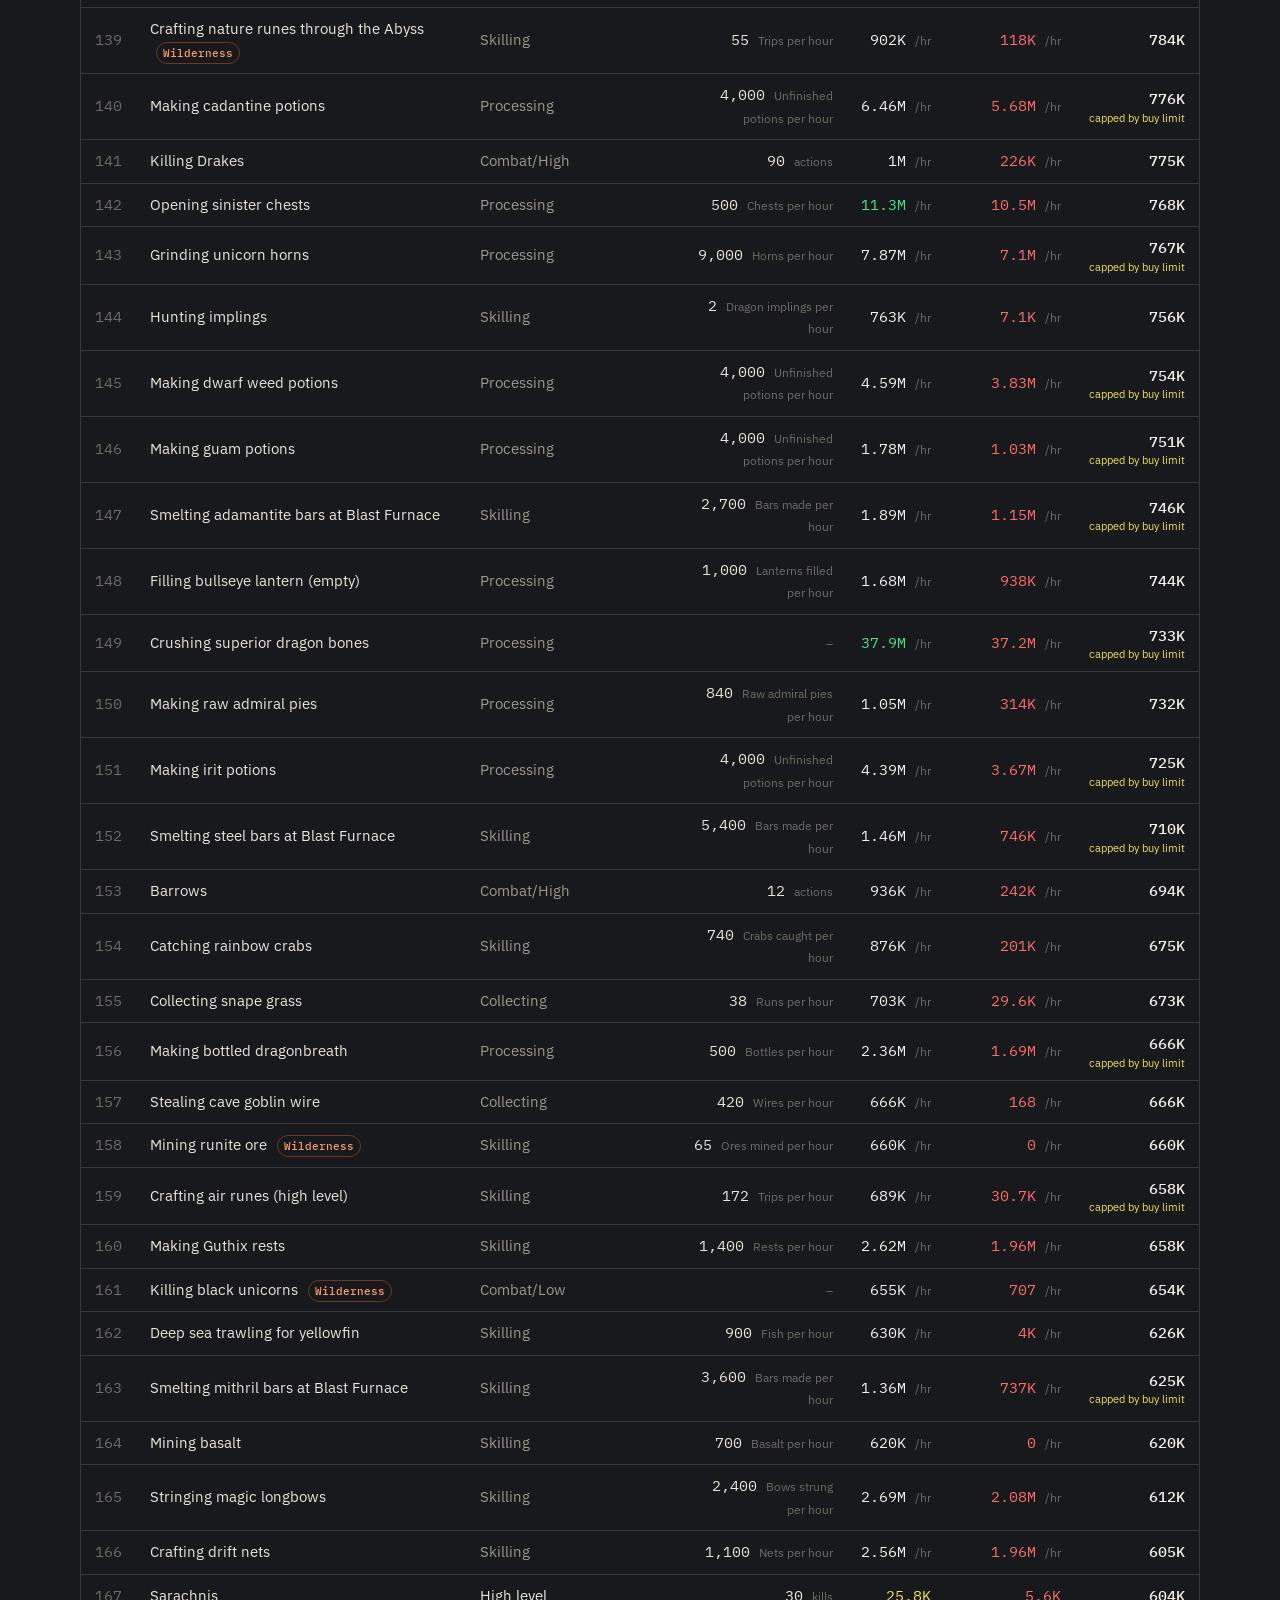
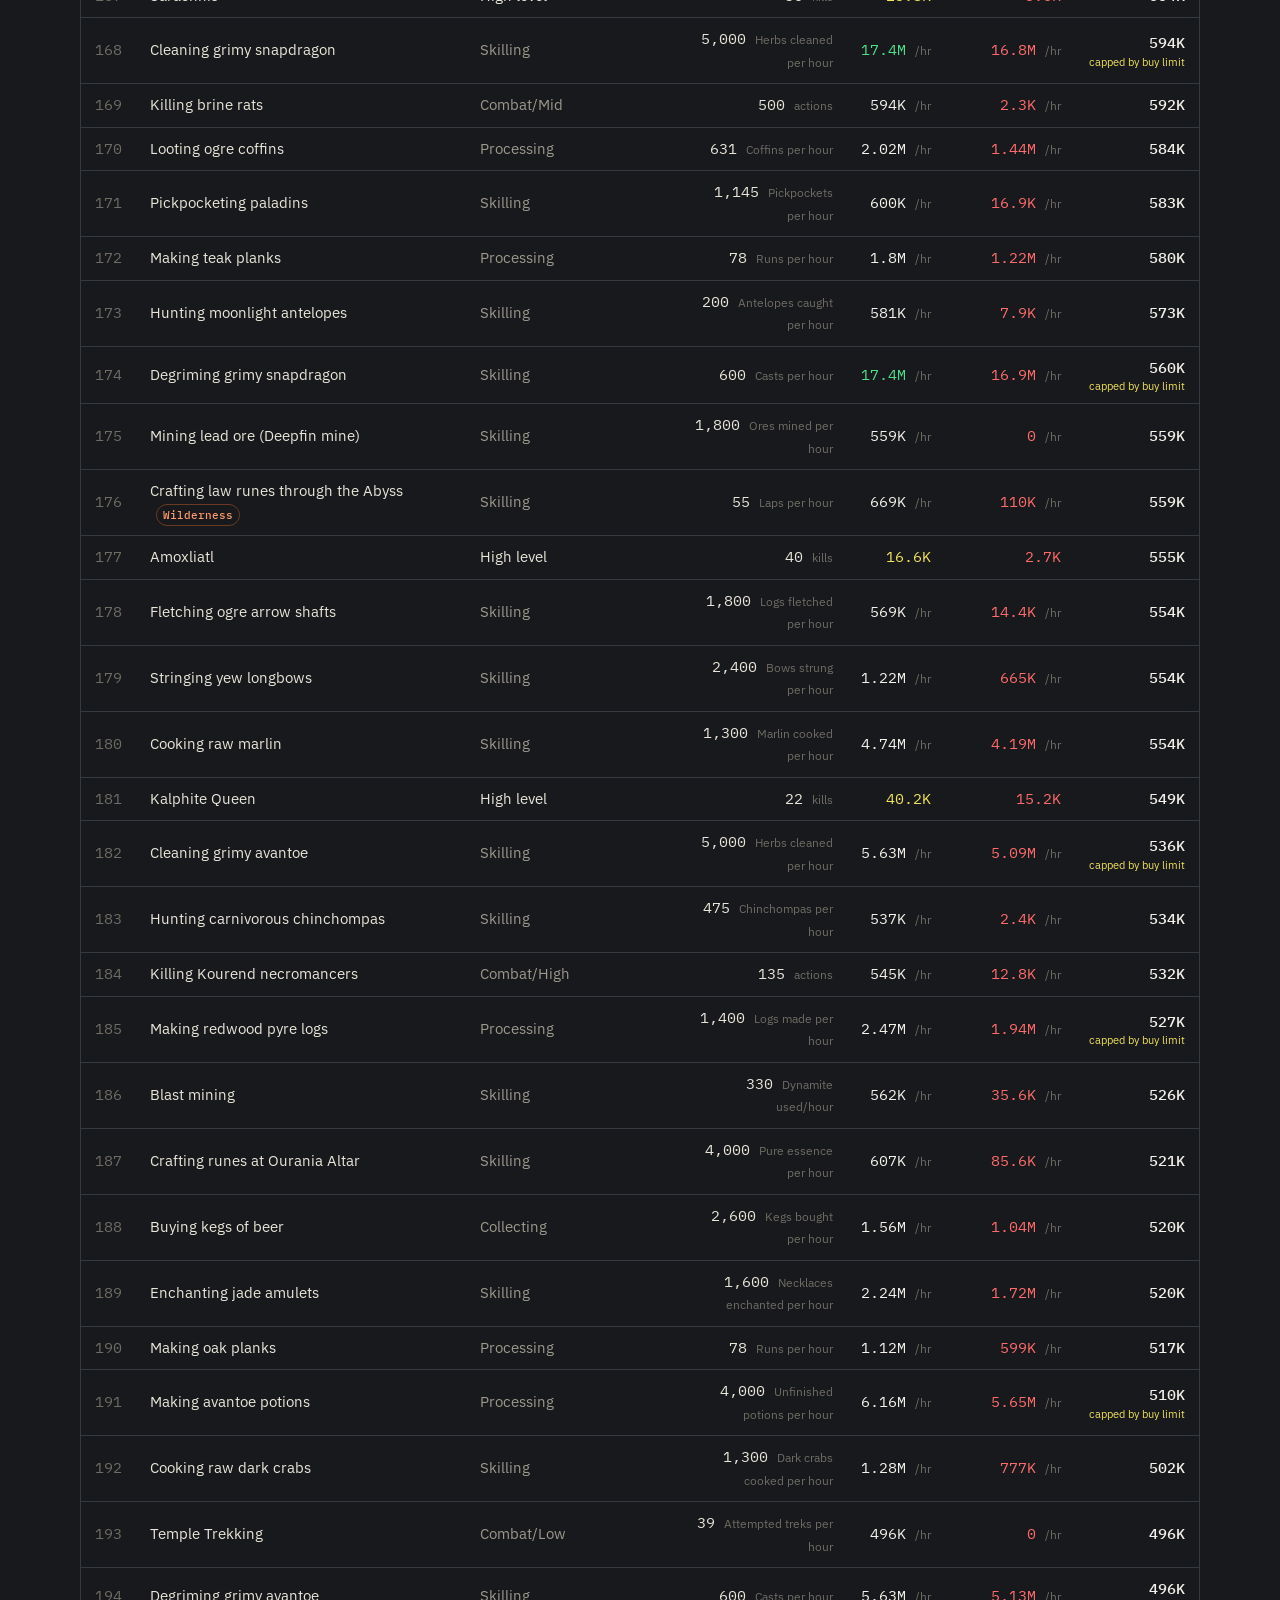
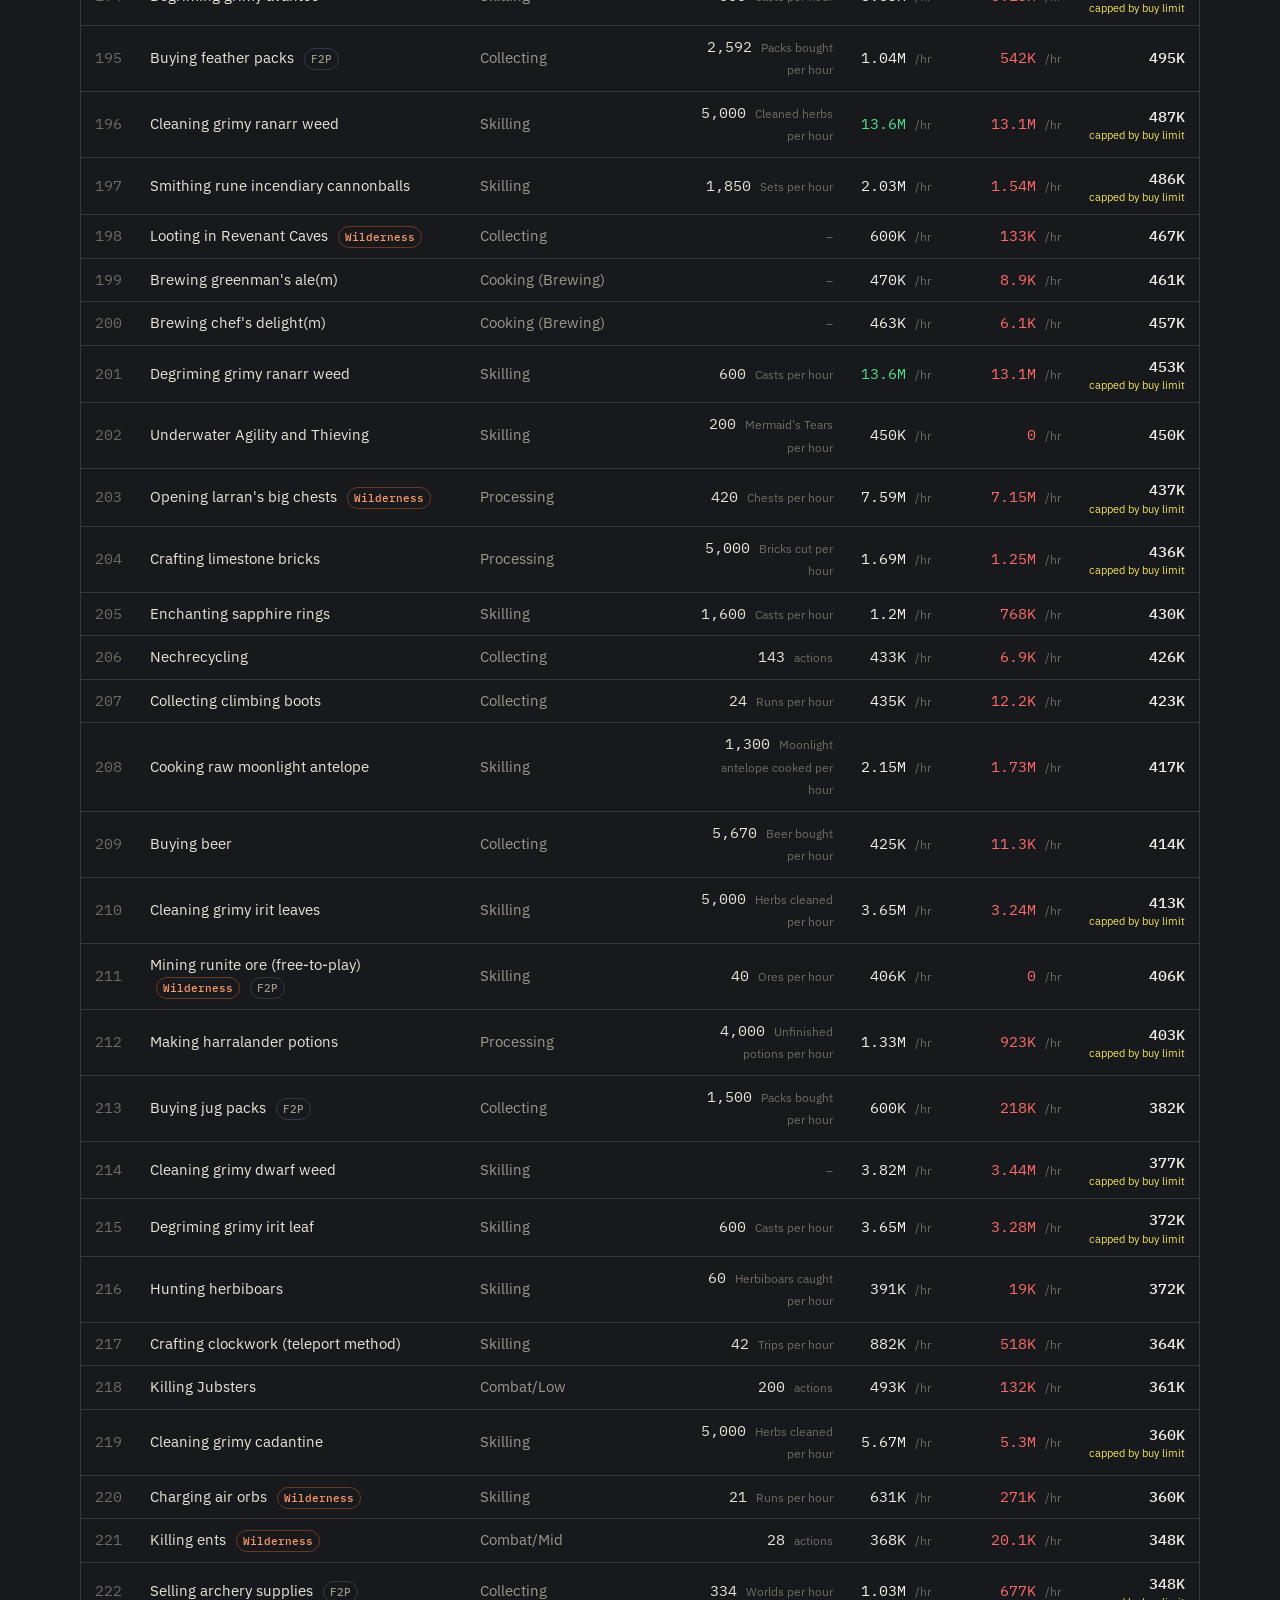
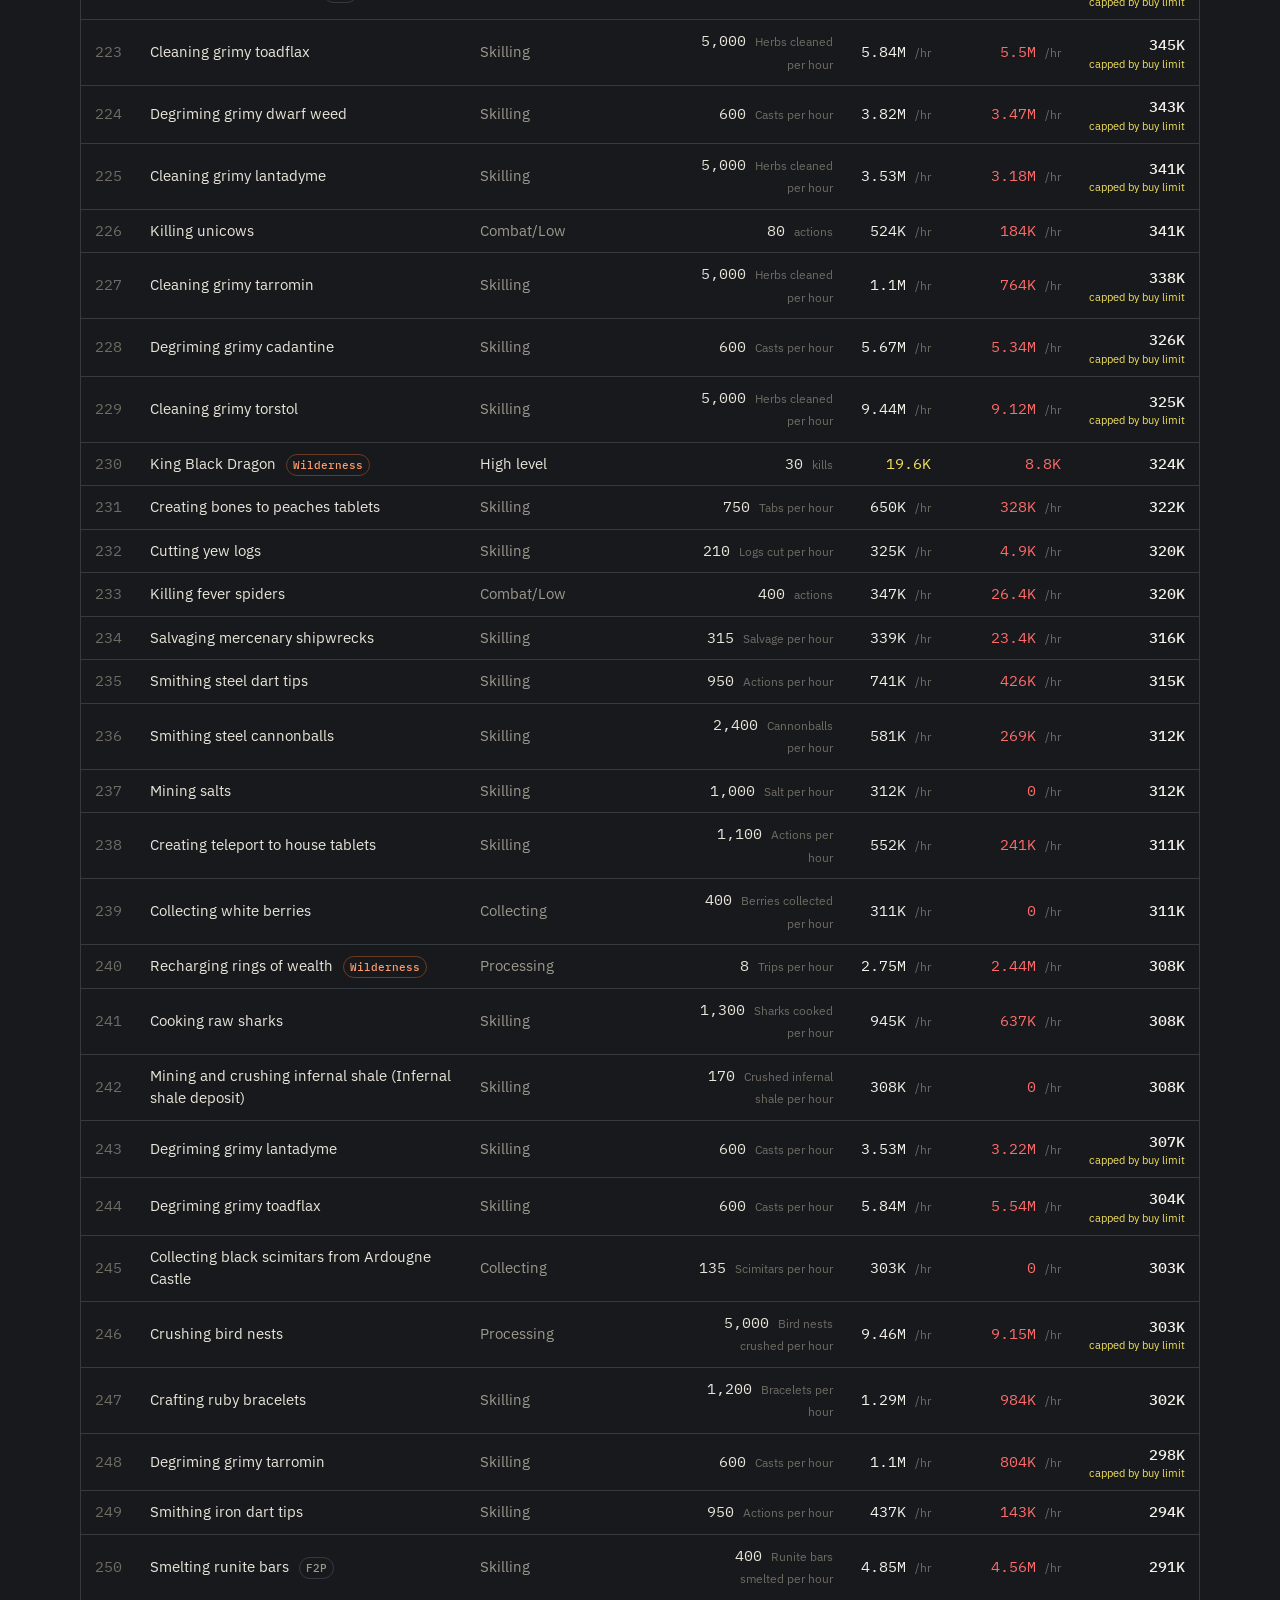
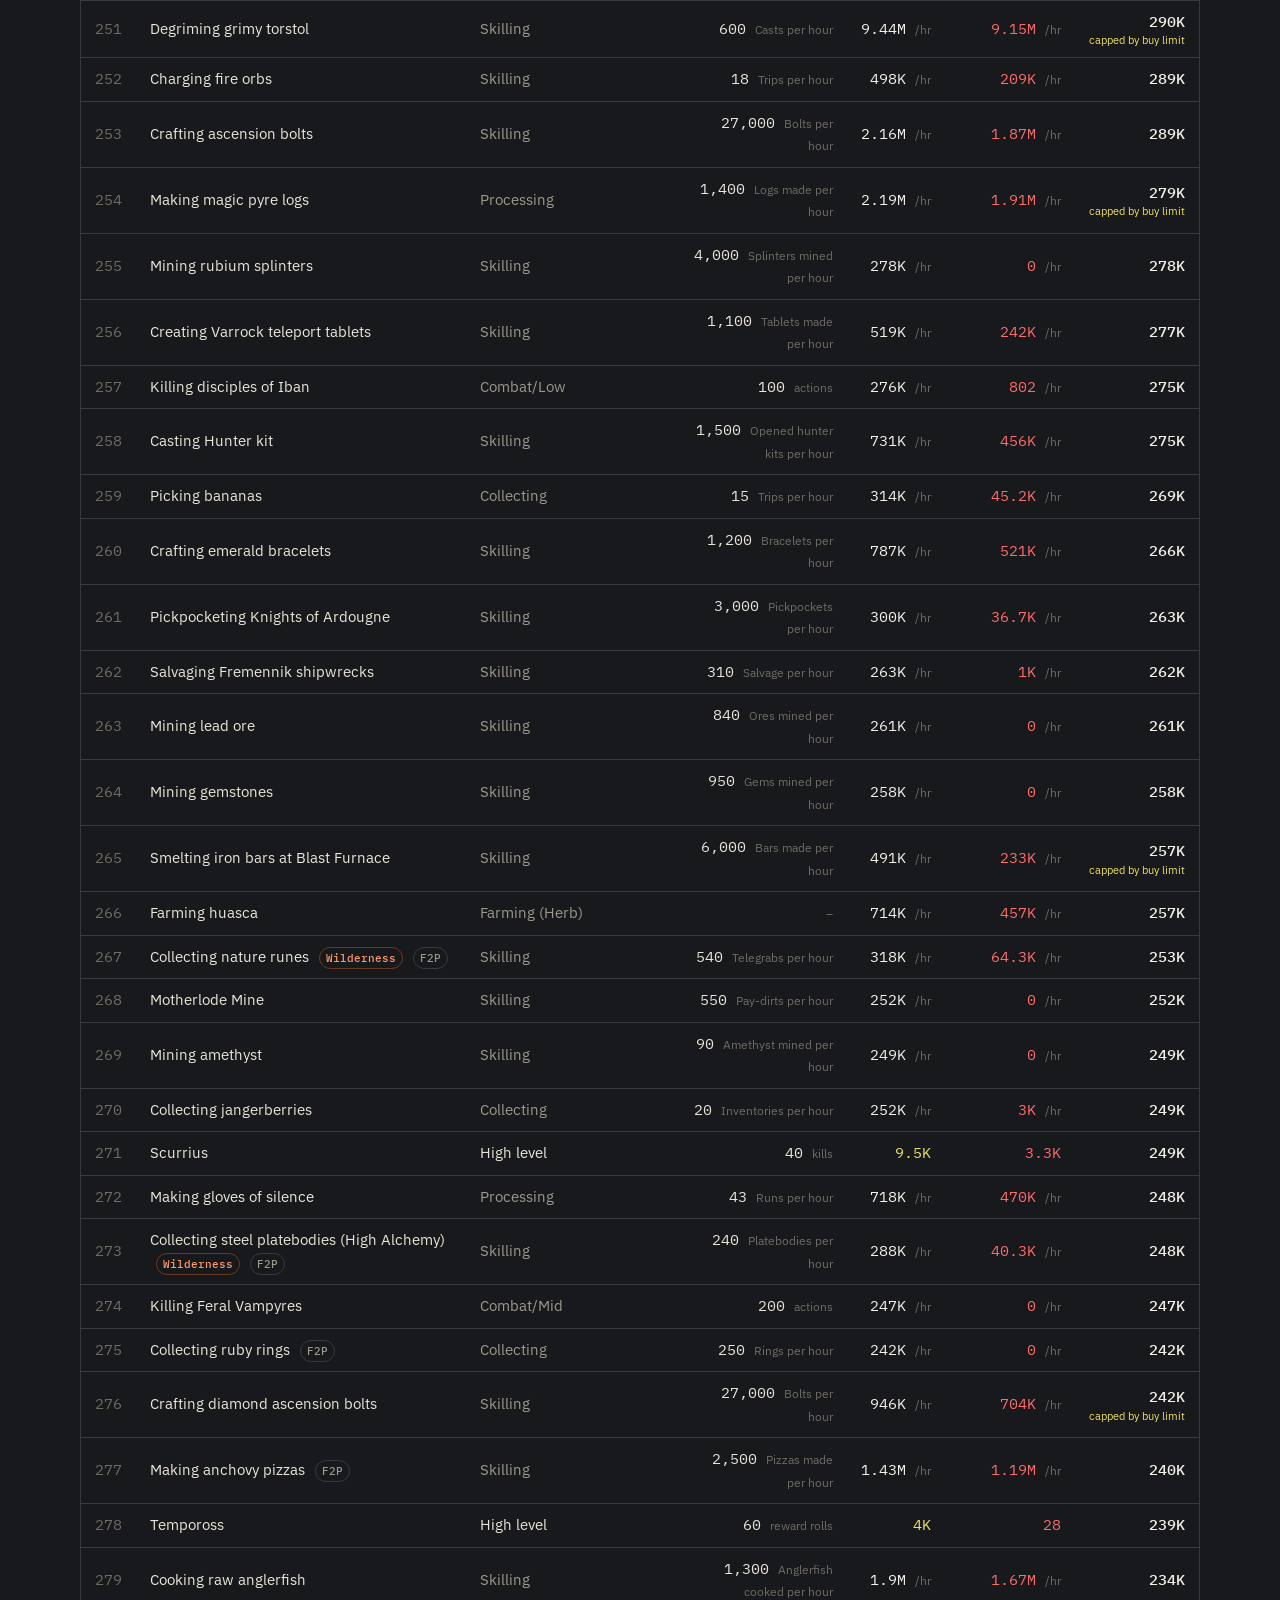
<file: money/index.html>
<!DOCTYPE html>
<html lang="en">
<head>
<link rel="icon" href="data:image/svg+xml,%3Csvg xmlns=%22http://www.w3.org/2000/svg%22 viewBox=%220 0 16 16%22%3E%3Ctext y=%2214%22 font-size=%2214%22%3E%E2%9A%94%3C/text%3E%3C/svg%3E">
<meta charset="utf-8">
<meta name="viewport" content="width=device-width, initial-scale=1">
<title>Money Makers · OSRS Planner</title>
<link rel="preconnect" href="https://fonts.googleapis.com">
<link rel="preconnect" href="https://fonts.gstatic.com" crossorigin>
<link rel="stylesheet" href="https://fonts.googleapis.com/css2?family=Alegreya+SC:wght@500;700&family=IBM+Plex+Sans:wght@400;500;600&family=IBM+Plex+Mono:wght@400;500&display=swap">
<link rel="stylesheet" href="../core/theme.css">
<style>
  .head { display: flex; justify-content: space-between; align-items: end; gap: 16px; flex-wrap: wrap; }
  .controls { display: flex; gap: 16px; align-items: center; color: var(--muted); font-size: 14px; }
  .scroller { overflow-x: auto; border: 1px solid var(--line); border-radius: 10px; }
  table { width: 100%; border-collapse: collapse; }
  th, td { padding: 10px 14px; text-align: left; border-bottom: 1px solid var(--line); white-space: nowrap; }
  thead th { font: 500 12px/1 var(--sans); letter-spacing: .06em; text-transform: uppercase; color: var(--muted); background: var(--surface); }
  td.num, th.num { text-align: right; font-family: var(--mono); }
  /* long method names and rate units wrap, so GP/hr (the column the table is ranked by) stays on screen */
  #table tbody td:nth-child(2) { white-space: normal; min-width: 200px; max-width: 380px; }
  #table tbody td:nth-child(4) { white-space: normal; max-width: 190px; }
  td.strong { font-weight: 500; }
  td.rank { color: var(--faint); font-family: var(--mono); width: 1%; }
  tbody tr:hover td { background: var(--surface); }
  tr.open td { background: var(--surface); }
  .unit { color: var(--faint); font: 12px var(--sans); }
  .gp-low { color: var(--gp-low); } .gp-mid { color: var(--gp-mid); } .gp-high { color: var(--gp-high); } .cost { color: var(--cost); }
  button.link { all: unset; cursor: pointer; color: var(--text); }
  button.link:hover { color: var(--accent); text-decoration: underline; }
  .tag { font: 500 11px/1 var(--mono); padding: 3px 6px; border-radius: 99px; border: 1px solid var(--line); color: var(--muted); margin-left: 6px; }
  .tag.warn { color: var(--gp-low); border-color: #5a5222; } .tag.mine { color: var(--accent); border-color: #5c4a22; }
  select, input { background: var(--surface-2); color: var(--text); border: 1px solid var(--line); border-radius: 6px; padding: 5px 8px; font: inherit; }
  input[type=number] { width: 90px; }
  .editor-row > td { background: var(--surface); white-space: normal; padding: 4px 14px 18px; }
  .editor { display: grid; gap: 12px; }
  .editor .fields { display: flex; gap: 18px; flex-wrap: wrap; }
  .editor label { display: grid; gap: 4px; font-size: 13px; color: var(--muted); }
  .editor .src { font-size: 13px; color: var(--faint); margin: 0; }
  .editor table.supplies td, .editor table.supplies th { padding: 6px 10px; background: transparent; }
  .editor .add { display: flex; gap: 8px; flex-wrap: wrap; align-items: center; }
  .editor .add input[list] { width: 260px; }
  .btn { background: var(--accent); color: var(--accent-ink); border: 0; border-radius: 6px; padding: 6px 12px; font: 500 13px var(--sans); cursor: pointer; }
  .btn.ghost { background: transparent; color: var(--muted); border: 1px solid var(--line); }
  .btn.small { padding: 4px 10px; }
  .filterbar { display: flex; justify-content: space-between; gap: 16px; flex-wrap: wrap; align-items: center; color: var(--muted); font-size: 14px; }
  .filterbar p { margin: 0; } .filterbar a { color: var(--accent); }
  tr.locked td { opacity: .55; } tr.locked .needs { font-size: 12px; color: var(--cost); white-space: normal; }
  .seg { display: inline-flex; border: 1px solid var(--line); border-radius: 8px; overflow: hidden; flex-wrap: wrap; }
  .seg button { background: transparent; color: var(--muted); border: 0; padding: 6px 12px; font: 500 13px var(--sans); cursor: pointer; }
  .seg button[aria-pressed="true"] { background: var(--accent); color: var(--accent-ink); }
  .tag.wild { color: #ff9b6b; border-color: #6b3a22; }
  details.gear { margin: 0.5rem 0; } details.gear summary { cursor: pointer; color: var(--muted); }
  .gearlist { display: grid; grid-template-columns: repeat(auto-fill, minmax(240px, 1fr)); gap: 0.15rem 1.5rem; margin: 0.4rem 0; padding-left: 0; list-style: none; font-size: 0.9rem; max-width: 900px; }
  .gearlist li.owned { color: var(--gp-high, #7fd18b); }
  .tag.task { color: #b9a4ff; border-color: #44396b; }
  td.muted { color: var(--muted); }
  .editor .cols { display: grid; grid-template-columns: repeat(auto-fit, minmax(260px, 1fr)); gap: 16px; }
  .editor h3 { font: 600 13px var(--sans); color: var(--muted); margin: 0 0 6px; }
  .editor ul { margin: 0; padding-left: 18px; font-size: 14px; }
  .wildnote { color: #ff9b6b !important; }
  .capped { font: 11px var(--sans); color: var(--gp-low); }
  .error { color: var(--cost); border: 1px solid var(--cost); border-radius: 8px; padding: 10px 14px; }
</style>
</head>
<body>
<main class="page">
  <div class="head">
    <div style="display:grid;gap:8px">
      <h1>Money Makers</h1>
      <p>Bosses and other money makers from the Wiki's guides, ranked by GP per hour after supplies, at current prices. Methods that buy their supplies are capped by Grand Exchange buy limits and by the cash stack on My Account. Select a name to change its rate or supplies; your changes are saved in this browser. <span id="prices"></span></p>
    </div>
  </div>
  <div class="filterbar">
    <div class="seg" id="cats" role="group" aria-label="Category"></div>
    <label><input type="checkbox" id="hide-wild"> Hide Wilderness</label>
    <label><input type="checkbox" id="f2p"> Free-to-play only</label>
  </div>
  <div class="filterbar"><p id="filter-note"></p><label id="locked-toggle" hidden><input type="checkbox" id="show-locked"> Show methods I can't do yet</label>
    <label id="rates-toggle" hidden><input type="checkbox" id="my-rates"> Use my kill rates</label> <span id="rates-status" class="hint" role="status"></span></div>
  <div class="scroller">
    <table id="table">
      <thead><tr><th></th><th>Method</th><th>Setup / type</th><th class="num">Rate / hr</th><th class="num">Loot</th><th class="num">Supplies</th><th class="num">GP / hr</th></tr></thead>
      <tbody></tbody>
    </table>
  </div>
  <datalist id="item-names"></datalist>
</main>
<script type="module" src="money.js"></script>
<script type="module" src="../core/nav.js" data-active="money"></script>
</body>
</html>
</file>
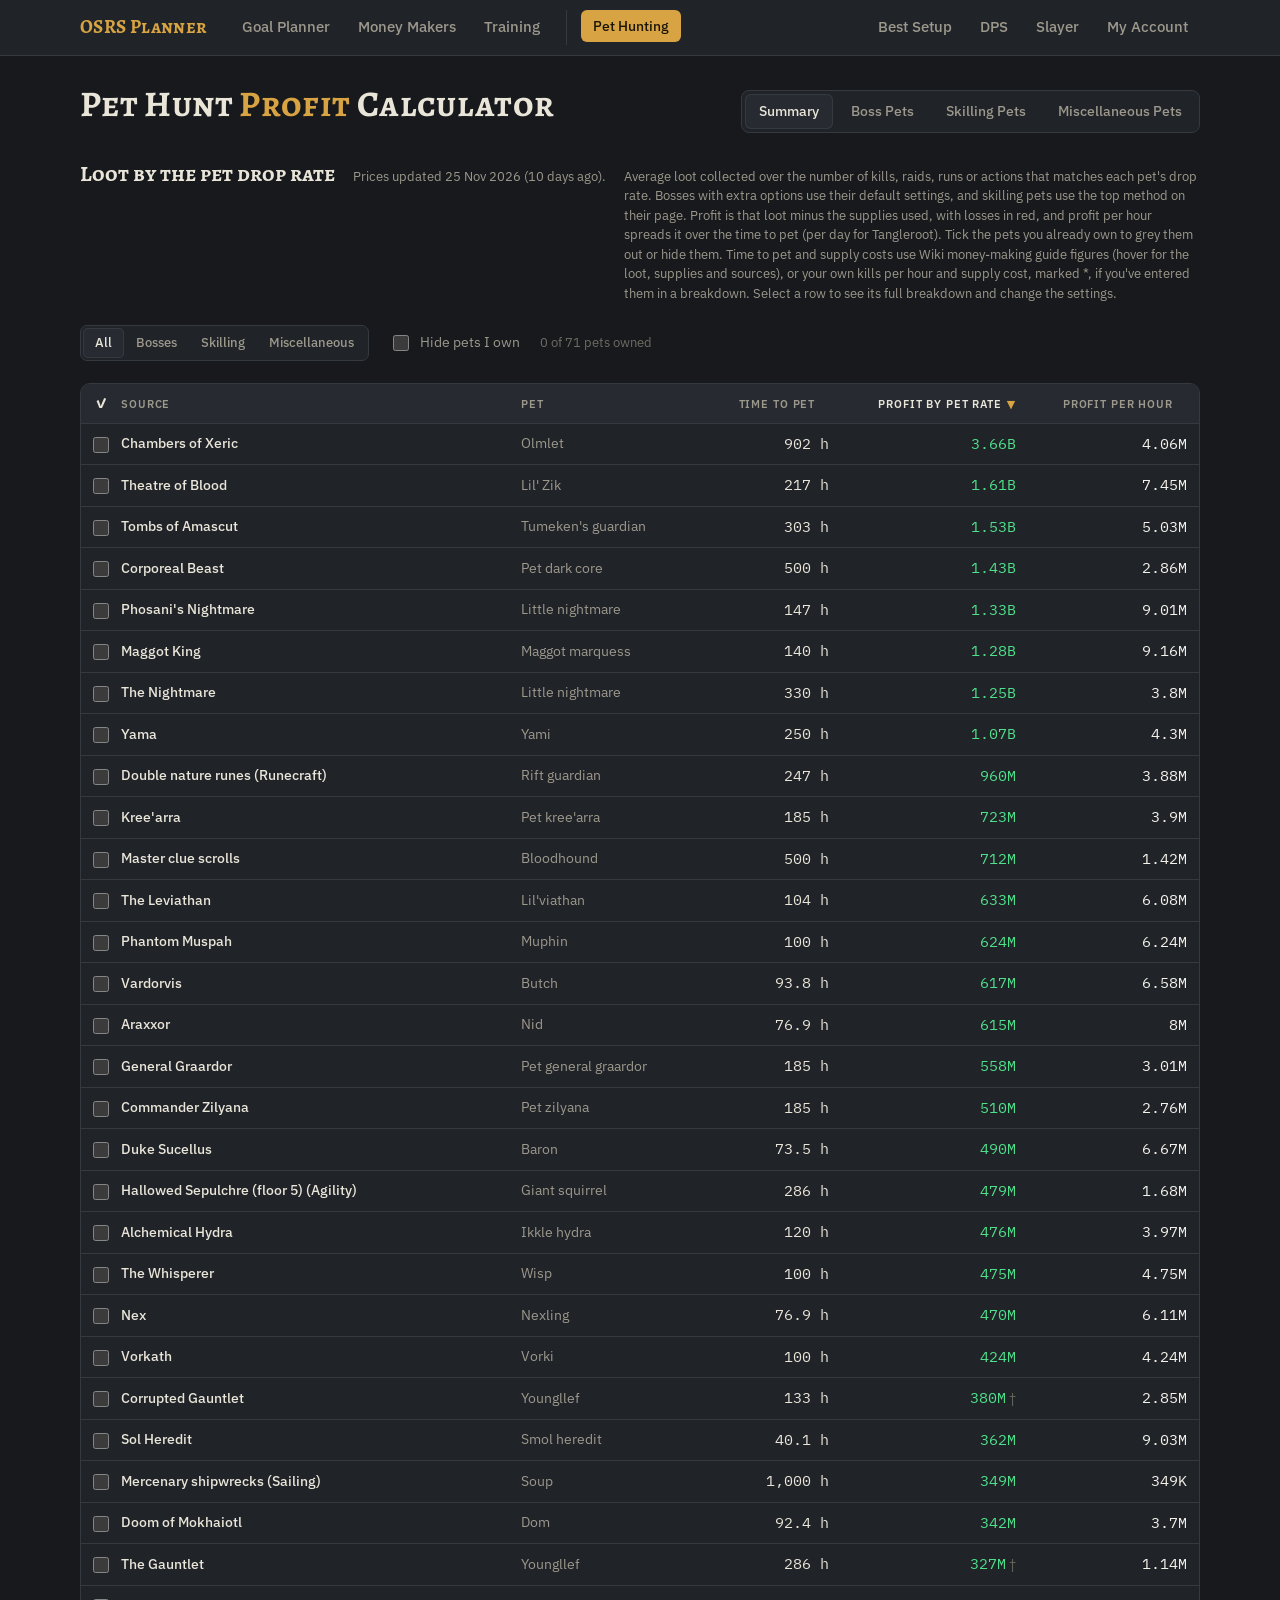
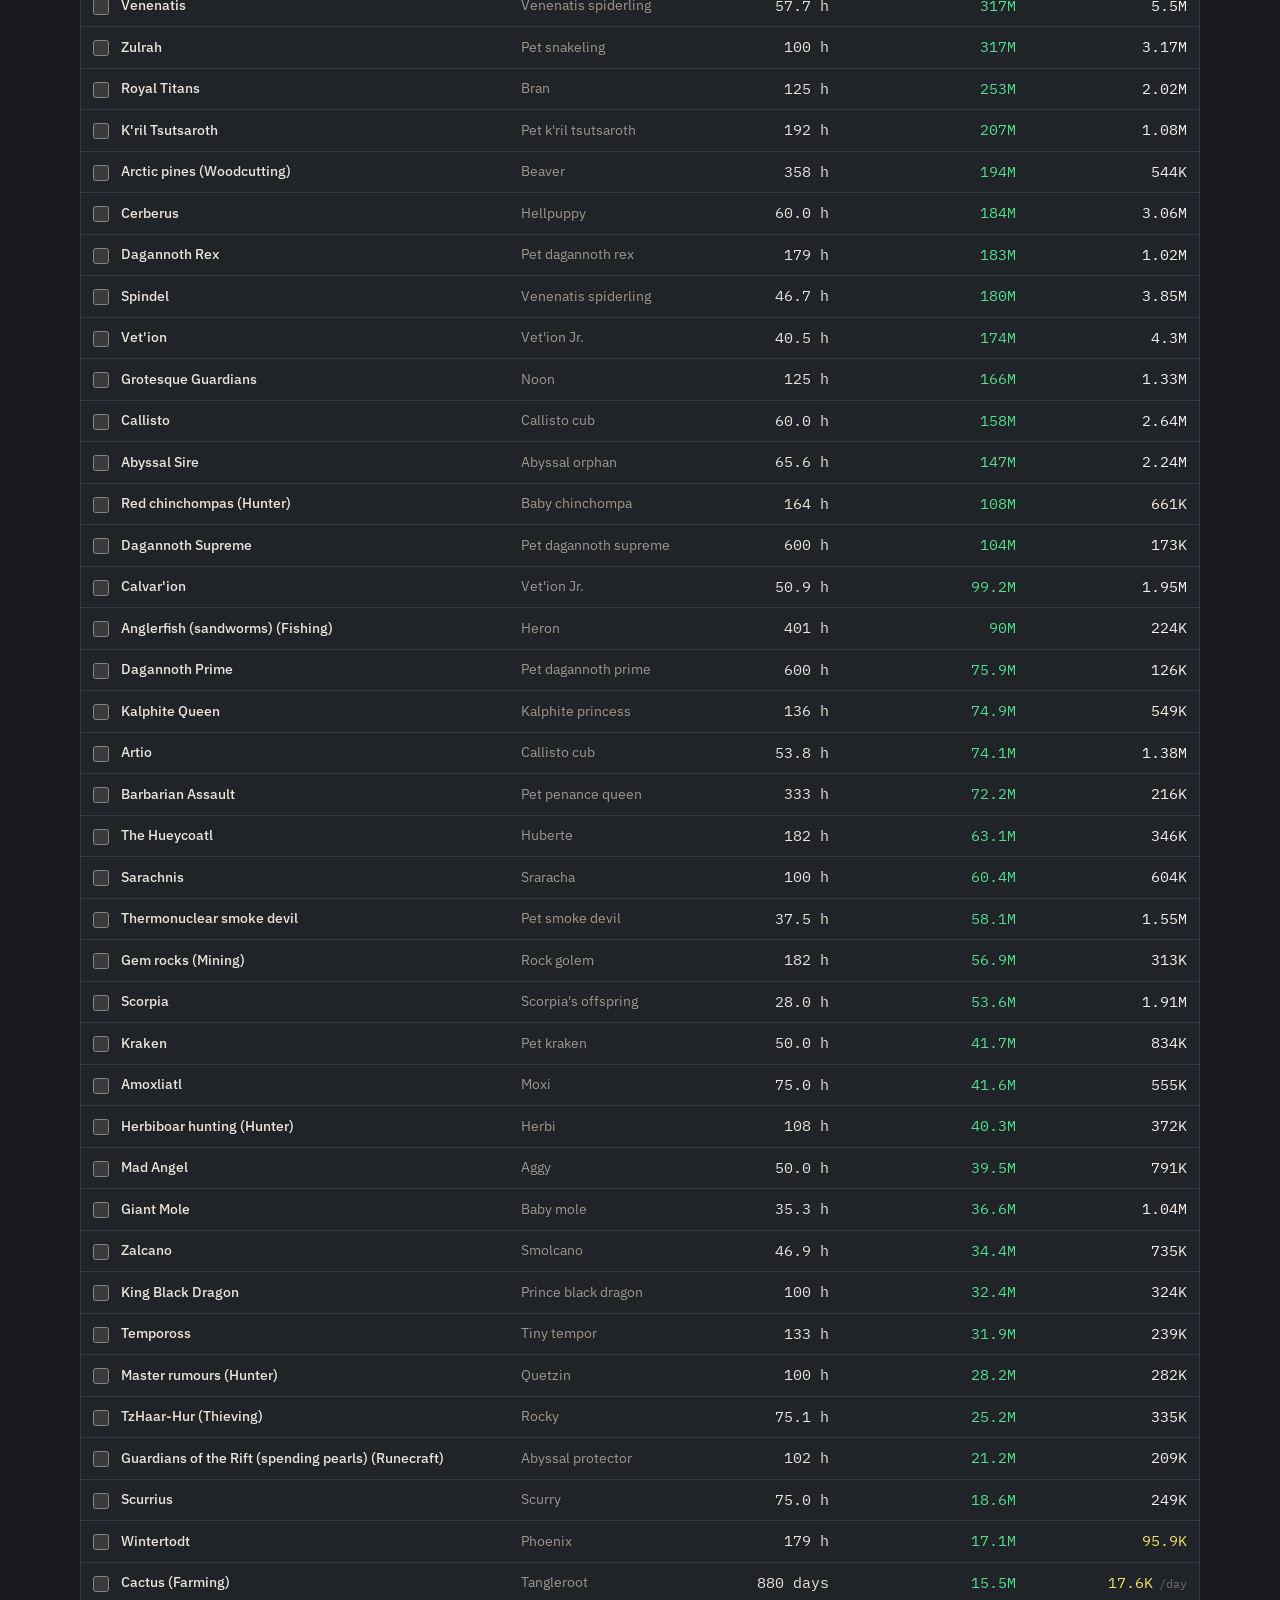
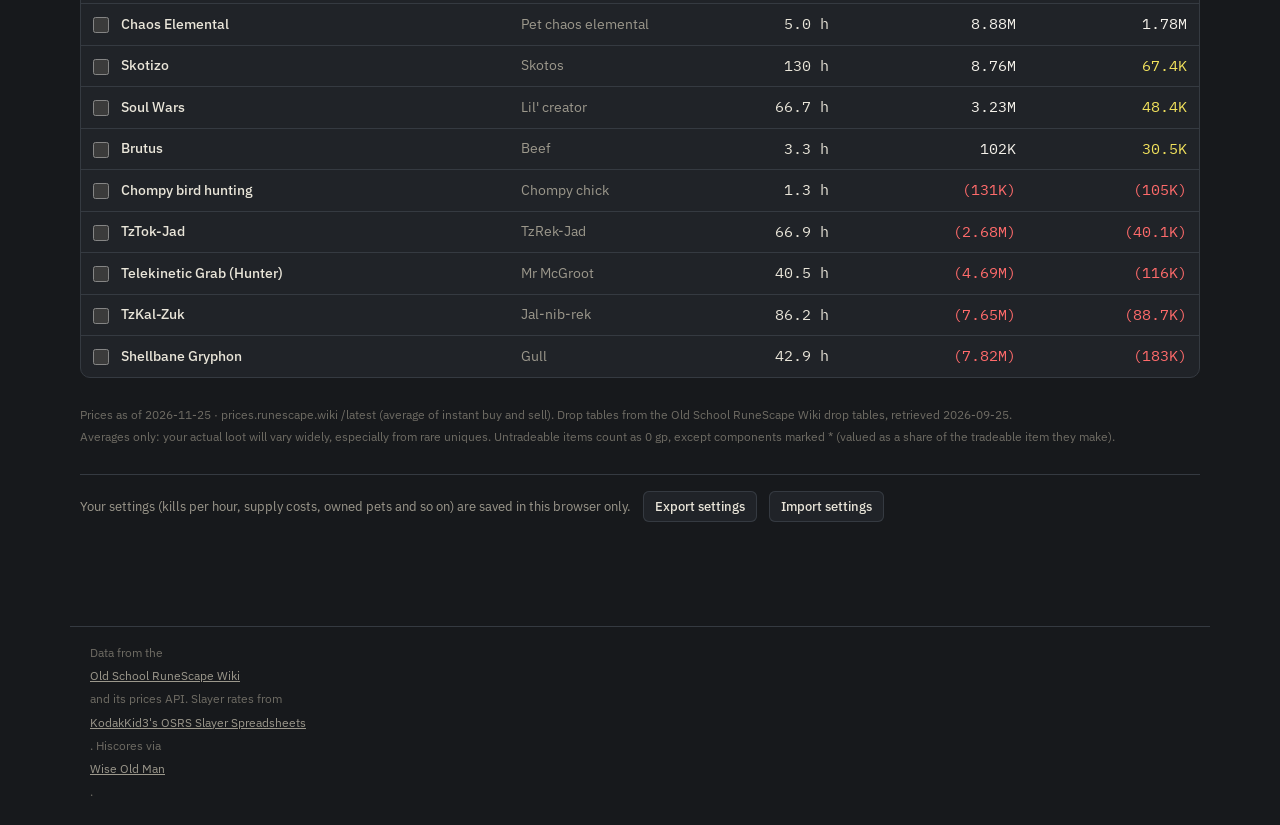
<file: pets/index.html>
<!DOCTYPE html>
<meta charset="utf-8">
<link rel="icon" href="data:image/svg+xml,%3Csvg xmlns=%22http://www.w3.org/2000/svg%22 viewBox=%220 0 16 16%22%3E%3Ctext y=%2214%22 font-size=%2214%22%3E%E2%9A%94%3C/text%3E%3C/svg%3E">
<meta name="viewport" content="width=device-width, initial-scale=1">
<title>Pet Hunting · OSRS Planner</title>
<link rel="preconnect" href="https://fonts.googleapis.com">
<link rel="preconnect" href="https://fonts.gstatic.com" crossorigin>
<link rel="stylesheet" href="https://fonts.googleapis.com/css2?family=Alegreya+SC:wght@500;700&family=IBM+Plex+Sans:wght@400;500;600&family=IBM+Plex+Mono:wght@400;500&display=swap">
<link rel="stylesheet" href="../core/theme.css">
<style>
  :root {
    color-scheme: dark;
    --bg: #17191c;
    --surface: #202328;
    --surface-2: #272b31;
    --line: #353a41;
    --text: #e9e5d9;
    --muted: #9c988c;
    --faint: #6f6c64;
    --accent: #d8a443;
    --accent-ink: #1b1508;
    /* In-game stack colours: under 100K yellow, 100K–10M white, 10M+ green */
    --gp-low: #f2e25c;
    --gp-mid: #f4f1ea;
    --gp-high: #4fe08a;
    --cost: #ff6b6b;
    --display: "Alegreya SC", Georgia, serif;
    --sans: "IBM Plex Sans", system-ui, -apple-system, "Segoe UI", sans-serif;
    --mono: "IBM Plex Mono", ui-monospace, "SFMono-Regular", Menlo, monospace;
  }
  [hidden] { display: none !important; }
  .visually-hidden { position: absolute; width: 1px; height: 1px; overflow: hidden; clip: rect(0 0 0 0); white-space: nowrap; }
  html, body { background: var(--bg); }
  body {
    color: var(--text);
    font: 15px/1.5 var(--sans);
    padding-inline: 16px;
    padding-block: 28px 56px;
  }
  .wrap { max-width: 1120px; margin: 0 auto; display: grid; gap: 28px; }

  header { display: grid; gap: 18px; }
  .title-row { display: flex; flex-wrap: wrap; align-items: baseline; justify-content: space-between; gap: 8px 20px; }
  h1 {
    font: 700 clamp(26px, 4vw, 36px)/1.1 var(--display);
    margin: 0; letter-spacing: .01em; text-wrap: balance;
  }
  h1 span { color: var(--accent); }
  .source { color: var(--muted); font-size: 13px; }
  .source a { color: var(--text); text-underline-offset: 3px; }

  .controls {
    display: grid; gap: 14px;
    grid-template-columns: minmax(220px, 1.4fr) repeat(auto-fit, minmax(150px, 1fr));
    align-items: end;
  }
  @media (max-width: 720px) { .controls { grid-template-columns: 1fr 1fr; } .controls .boss { grid-column: 1 / -1; } }
  label.field { display: grid; gap: 6px; }
  .field > span {
    font-size: 11px; font-weight: 600; letter-spacing: .09em; text-transform: uppercase; color: var(--muted);
  }
  select, input[type=number] {
    font: 500 15px var(--sans); color: var(--text);
    background: var(--surface); border: 1px solid var(--line); border-radius: 6px;
    padding: 10px 12px; width: 100%; box-sizing: border-box;
  }
  select { font: 700 20px var(--display); padding-block: 8px; cursor: pointer; }
  select.plain { font: 500 15px var(--sans); padding-block: 10px; }
  .field.boss { display: grid; gap: 6px; }
  .field.boss > label > span { font-size: 11px; font-weight: 600; letter-spacing: .09em; text-transform: uppercase; color: var(--muted); }
  .combo { position: relative; }
  .combo input[type=text] {
    font: 700 20px var(--display); color: var(--text); width: 100%; box-sizing: border-box;
    background: var(--surface); border: 1px solid var(--line); border-radius: 6px; padding: 8px 40px 8px 12px;
  }
  .combo input[type=text]::placeholder { color: var(--faint); font-weight: 500; }
  .combo input[type=text]:focus-visible { outline: 2px solid var(--accent); outline-offset: 2px; }
  .combo-btn { all: unset; position: absolute; right: 4px; top: 50%; transform: translateY(-50%); width: 32px; height: 32px;
    display: grid; place-items: center; color: var(--muted); cursor: pointer; font-size: 14px; }
  .combo ul { position: absolute; z-index: 20; left: 0; right: 0; top: calc(100% + 4px); margin: 0; padding: 4px; list-style: none;
    max-height: 340px; overflow-y: auto; background: var(--surface-2); border: 1px solid var(--line); border-radius: 8px;
    box-shadow: 0 12px 28px rgba(0,0,0,.45); }
  .combo li { padding: 8px 10px; border-radius: 5px; cursor: pointer; display: flex; justify-content: space-between; gap: 12px; }
  .combo li .meta { color: var(--faint); font-size: 12px; white-space: nowrap; }
  .combo li[aria-selected="true"] { background: var(--line); }
  .combo li.current { color: var(--accent); }
  .combo li mark { background: none; color: var(--accent); font-weight: 600; }
  .combo .empty { color: var(--faint); cursor: default; }
  select:focus-visible, input:focus-visible, button:focus-visible, th button:focus-visible {
    outline: 2px solid var(--accent); outline-offset: 2px;
  }
  .conditions { display: flex; flex-wrap: wrap; gap: 10px 20px; font-size: 14px; color: var(--muted); }
  .conditions:empty { display: none; }
  .conditions label { display: inline-flex; gap: 8px; align-items: center; cursor: pointer; }
  .conditions input { accent-color: var(--accent); width: 16px; height: 16px; }

  /* Summary */
  .summary { display: grid; gap: 1px; background: var(--line); border: 1px solid var(--line); border-radius: 10px; overflow: hidden;
    grid-template-columns: repeat(4, 1fr); }
  @media (max-width: 860px) { .summary { grid-template-columns: repeat(2, 1fr); } }
  .stat { background: var(--surface); padding: 16px 18px; display: grid; gap: 4px; align-content: start; }
  .stat .k { font-size: 11px; font-weight: 600; letter-spacing: .09em; text-transform: uppercase; color: var(--muted); }
  .stat .v { font: 500 26px/1.15 var(--mono); font-variant-numeric: tabular-nums; }
  .stat .s { font-size: 13px; color: var(--muted); }
  .stat.hero { background: var(--surface-2); }
  .stat.hero .v { font-size: 30px; }
  .stat .pet { font: 700 22px/1.15 var(--display); }
  .hint { color: var(--faint); font: 400 14px var(--sans); }

  .note { font-size: 13px; color: var(--muted); max-width: 72ch; margin: 0; }
  .note b { color: var(--text); font-weight: 600; }

  /* Table */
  .table-head { display: flex; flex-wrap: wrap; justify-content: space-between; align-items: baseline; gap: 8px 16px; }
  h2 { font: 700 22px/1.2 var(--display); margin: 0; }
  .legend { display: flex; flex-wrap: wrap; gap: 14px; font-size: 12px; color: var(--muted); }
  .legend i { font-style: normal; font-family: var(--mono); }
  .scroller { overflow-x: auto; border: 1px solid var(--line); border-radius: 10px; background: var(--surface); }
  table { border-collapse: collapse; width: 100%; min-width: 900px; font-size: 14px; }
  th, td { padding: 9px 12px; text-align: right; white-space: nowrap; border-bottom: 1px solid var(--line); }
  th:first-child, td:first-child, th:nth-child(2), td:nth-child(2) { text-align: left; }
  tbody tr:last-child td { border-bottom: 0; }
  tbody tr:hover td { background: var(--surface-2); }
  thead th { position: sticky; top: 0; background: var(--surface-2); z-index: 1; }
  th button {
    all: unset; cursor: pointer; font-size: 11px; font-weight: 600; letter-spacing: .08em; text-transform: uppercase; color: var(--muted);
    display: inline-flex; gap: 4px; align-items: center;
  }
  th button[aria-sort] { color: var(--text); }
  th button .arr { width: 10px; color: var(--accent); }
  td.num { font-family: var(--mono); font-variant-numeric: tabular-nums; }
  .cost { color: var(--cost); }
  td.item { font-weight: 500; }
  td.item .tag { margin-left: 8px; font-size: 11px; color: var(--faint); font-weight: 400; }
  td.tables { color: var(--muted); font-size: 13px; }
  .untr { color: var(--faint); font-family: var(--sans); font-size: 13px; }
  .derived sup { color: var(--accent); font-size: 10px; margin-left: 1px; }
  .note .assume { display: inline-block; margin-top: 6px; }
  .share { display: inline-flex; align-items: center; gap: 8px; justify-content: flex-end; }
  .bar { width: 44px; height: 6px; background: var(--line); border-radius: 3px; overflow: hidden; }
  .bar b { display: block; height: 100%; background: var(--accent); }

  .view { display: grid; gap: 22px; }
  .calc-head { display: grid; gap: 18px; }
  .calc-head .source { justify-self: end; }
  .tabs { display: flex; gap: 4px; background: var(--surface); border: 1px solid var(--line); border-radius: 8px; padding: 3px; }
  .tab { all: unset; cursor: pointer; padding: 7px 14px; border-radius: 6px; font-size: 14px; font-weight: 500; color: var(--muted); }
  @media (max-width: 560px) { .tabs { flex-wrap: wrap; } .tab { padding: 6px 10px; font-size: 13px; } }
  .tab[aria-current="page"] { background: var(--surface-2); color: var(--text); box-shadow: inset 0 0 0 1px var(--line); }
  .tab:focus-visible { outline: 2px solid var(--accent); outline-offset: 2px; }
  #overview { min-width: 560px; }
  #overview td.num { font-size: 15px; }
  #overview tbody tr { cursor: pointer; }
  #overview td.pet { color: var(--muted); }
  #overview .open { all: unset; cursor: pointer; font-weight: 500; }
  #overview .open:hover, #overview .open:focus-visible { color: var(--accent); text-decoration: underline; text-underline-offset: 3px; }
  #overview th:nth-child(3), #overview td:nth-child(3) { text-align: left; }
  #overview th.own, #overview td.own { width: 1%; padding-right: 0; text-align: center; }
  #overview td.own input { accent-color: var(--accent); width: 16px; height: 16px; cursor: pointer; margin: 0; vertical-align: middle; }
  #overview tr.owned td:not(.own) { opacity: .5; }
  .ov-controls { display: flex; flex-wrap: wrap; align-items: center; gap: 10px 20px; }
  .seg { display: inline-flex; border: 1px solid var(--line); border-radius: 7px; padding: 2px; background: var(--surface); }
  .seg button { all: unset; cursor: pointer; padding: 5px 12px; border-radius: 5px; font-size: 13px; font-weight: 500; color: var(--muted); }
  .seg button[aria-pressed="true"] { background: var(--surface-2); color: var(--text); box-shadow: inset 0 0 0 1px var(--line); }
  .seg button:focus-visible { outline: 2px solid var(--accent); outline-offset: 2px; }
  .count { font-size: 13px; color: var(--faint); }
  .prices { font-size: 13px; color: var(--muted); margin: 0; }
  .prices.stale { color: var(--text); background: var(--surface); border: 1px solid #a8483b; border-radius: 8px; padding: 8px 12px; }
  .prices.stale b { color: var(--cost); }
  .settings-io { display: flex; flex-wrap: wrap; align-items: center; gap: 8px 12px; font-size: 13px; color: var(--muted); border-top: 1px solid var(--line); padding-top: 16px; }
  .btn { all: unset; cursor: pointer; padding: 6px 12px; border-radius: 6px; font-size: 13px; font-weight: 500; color: var(--text); background: var(--surface); box-shadow: inset 0 0 0 1px var(--line); }
  .btn:hover { background: var(--surface-2); }
  .btn:focus-visible { outline: 2px solid var(--accent); outline-offset: 2px; }
  #overview .unit { color: var(--faint); font-size: 12px; margin-left: 6px; }
  .gp-low { color: var(--gp-low); } .gp-mid { color: var(--gp-mid); } .gp-high { color: var(--gp-high); }

  #skill-table { min-width: 820px; }
  #skill-table td.rank { color: var(--faint); font-family: var(--mono); width: 1%; }
  #skill-table .method { font-weight: 500; }
  #skill-table .where { display: block; color: var(--muted); font-size: 12px; font-weight: 400; }
  #skill-table .req { display: block; color: var(--faint); font-size: 12px; font-weight: 400; white-space: normal; max-width: 38ch; }
  .badge { display: inline-block; margin-left: 8px; padding: 1px 7px; border-radius: 999px; font-size: 11px; font-weight: 600;
    letter-spacing: .04em; color: var(--accent-ink); background: var(--accent); vertical-align: 1px; }
  #skill-table tr.outside td { opacity: .55; }
  .assumptions { display: grid; gap: 8px; }
  .assumptions ul { margin: 0; padding-left: 18px; color: var(--muted); font-size: 13px; display: grid; gap: 6px; max-width: 90ch; }
  footer { color: var(--faint); font-size: 12px; display: grid; gap: 4px; }
  .error { background: var(--surface); border: 1px solid #a8483b; color: var(--text); padding: 14px 16px; border-radius: 8px; }
  @media (prefers-reduced-motion: no-preference) { .bar b { transition: width .25s ease; } }
</style>
<style>/* Inside the app shell: the site nav runs full width, so the page padding moves to .wrap */
  body { padding: 0; }
  .wrap { padding: 28px 16px 56px; }
</style>

<div class="wrap">
  <header>
    <div class="title-row">
      <h1>Pet Hunt <span>Profit</span> Calculator</h1>
      <nav class="tabs" aria-label="Views">
        <button type="button" class="tab" id="tab-overview" data-view="overview">Summary</button>
        <button type="button" class="tab" id="tab-calc" data-view="calc">Boss Pets</button>
        <button type="button" class="tab" id="tab-skill" data-view="skill">Skilling Pets</button>
        <button type="button" class="tab" id="tab-misc" data-view="misc">Miscellaneous Pets</button>
      </nav>
    </div>
  </header>

  <section id="overview-view" class="view">
    <div class="table-head">
      <h2>Loot by the pet drop rate</h2>
      <p class="prices" id="prices-date"></p>
      <p class="note" style="margin:0">Average loot collected over the number of kills, raids, runs or actions that matches each pet's drop rate. Bosses with extra options use their default settings, and skilling pets use the top method on their page. Profit is that loot minus the supplies used, with losses in red, and profit per hour spreads it over the time to pet (per day for Tangleroot). Tick the pets you already own to grey them out or hide them. Time to pet and supply costs use Wiki money-making guide figures (hover for the loot, supplies and sources), or your own kills per hour and supply cost, marked *, if you've entered them in a breakdown. Select a row to see its full breakdown and change the settings.</p>
    </div>
    <div class="ov-controls">
      <div class="seg" role="group" aria-label="Show pets from" id="ov-filter">
        <button type="button" data-filter="all">All</button><button type="button" data-filter="boss">Bosses</button><button type="button" data-filter="skill">Skilling</button><button type="button" data-filter="misc">Miscellaneous</button>
      </div>
      <div class="conditions"><label><input type="checkbox" id="hide-owned"> Hide pets I own</label></div>
      <span class="count" id="owned-count"></span>
    </div>
    <div class="scroller"><table id="overview"><thead></thead><tbody></tbody></table></div>
  </section>


  <div id="calc-view" class="view" hidden>
  <div class="calc-head">
    <div class="source" id="source"></div>
    <div class="controls">
      <div class="field boss">
        <label for="boss-input"><span id="boss-label">Boss</span></label>
        <div class="combo">
          <input id="boss-input" type="text" role="combobox" aria-autocomplete="list" aria-expanded="false" aria-controls="boss-list" autocomplete="off" spellcheck="false" placeholder="Type to search bosses">
          <button type="button" class="combo-btn" id="boss-toggle" tabindex="-1" aria-label="Show all bosses">▾</button>
          <ul id="boss-list" role="listbox" hidden></ul>
          <input type="hidden" id="boss">
        </div>
      </div>
      <label class="field"><span id="kph-label">Kills per hour</span><input id="kph" type="number" min="0" step="1" placeholder="Optional, e.g. 30" inputmode="decimal"></label>
      <label class="field"><span id="cost-label">Supply cost per kill</span><input id="cost" type="number" min="0" step="1000" placeholder="Optional, e.g. 25000" inputmode="decimal"></label>
      <label class="field" id="mode-field" hidden><span>Mode</span><select id="mode" class="plain"></select></label>
      <label class="field" id="team-field" hidden><span id="team-label">Team size (1–5)</span><input id="team" type="number" min="1" max="5" step="1" value="4" inputmode="numeric"></label>
      <label class="field" id="scale-field" hidden><span>Raid scale (max 100)</span><input id="scale" type="number" min="1" max="100" step="1" value="3" inputmode="numeric"></label>
      <label class="field" id="level-field" hidden><span>Raid level (0–600)</span><input id="level" type="number" min="0" max="600" step="5" value="300" inputmode="numeric"></label>
      <label class="field" id="points-field" hidden><span id="points-label">Team points</span><input id="points" type="number" min="0" step="1000" inputmode="numeric"></label>
      <label class="field" id="delve-field" hidden><span>Delve reached (6+)</span><input id="delve" type="number" min="6" max="30" step="1" value="8" inputmode="numeric"></label>
      <label class="field" id="perfect-field" hidden><span>Perfect kills (%)</span><input id="perfect" type="number" min="0" max="100" step="5" placeholder="0" inputmode="decimal"></label>
    </div>
    <div class="conditions" id="conditions"></div>
    <div class="conditions" id="quiver-extra" hidden role="radiogroup" aria-label="Dizana's quiver">
      <label><input type="radio" name="quiver" id="quiver-gamble" value="gamble"> Gamble Dizana's quiver for a second 1/200 pet roll</label>
      <label><input type="radio" name="quiver" id="quiver-exchange" value="exchange"> Exchange the quiver for 4,000 sunfire splinters</label>
    </div>
    <div class="conditions" id="slayer-extra" hidden><label><input type="checkbox" id="slayer"> <span id="slayer-label">On a slayer task</span></label></div>
    <div class="conditions" id="diary-extra" hidden><label><input type="checkbox" id="diary"> <span id="diary-label">Diary completed</span></label></div>
    <div class="conditions" id="duo-extra" hidden><label><input type="checkbox" id="duo"> Duo (2 players, equal contribution)</label></div>
    <div class="conditions" id="raid-extra" hidden><label><input type="checkbox" id="target"> <span id="target-label">Completed within the target time</span></label></div>
  </div>

  <section class="summary" id="summary" aria-live="polite"></section>
  <p class="note" id="note"></p>

  <section style="display:grid; gap:12px">
    <div class="table-head">
      <h2>Where the loot comes from</h2>
      <div class="legend"><span><i class="gp-low">99K</i> under 100K</span><span><i class="gp-mid">4.2M</i> 100K–10M</span><span><i class="gp-high">15M</i> 10M and over</span></div>
    </div>
    <div class="scroller"><table id="drops"><thead></thead><tbody></tbody></table></div>
  </section>
  </div>

  <section id="skill-view" class="view" hidden>
    <div class="calc-head">
      <div class="source" id="skill-source"></div>
      <div class="controls">
        <label class="field boss"><span>Skilling pet</span><select id="skill-pet"></select></label>
      </div>
      <p class="note" id="skill-intro"></p>
    </div>
    <section class="summary" id="skill-summary" aria-live="polite"></section>
    <section style="display:grid; gap:12px">
      <div class="table-head">
        <h2 id="skill-heading">Best methods</h2>
        <div class="conditions"><label><input type="checkbox" id="skill-all"> Show every method</label></div>
      </div>
      <div class="scroller"><table id="skill-table"><thead></thead><tbody></tbody></table></div>
    </section>
    <section class="assumptions">
      <h2>Assumptions</h2>
      <ul id="skill-assumptions"></ul>
    </section>
  </section>

  <footer id="footer"></footer>
  <div class="settings-io">
    <span>Your settings (kills per hour, supply costs, owned pets and so on) are saved in this browser only.</span>
    <button type="button" class="btn" id="export-settings">Export settings</button>
    <button type="button" class="btn" id="import-settings">Import settings</button>
    <input type="file" id="import-file" accept=".json,application/json" hidden>
    <span id="settings-msg" role="status"></span>
  </div>
</div>

<script type="module" src="pets.js"></script>
<script type="module" src="../core/nav.js" data-active="pets"></script>
</file>
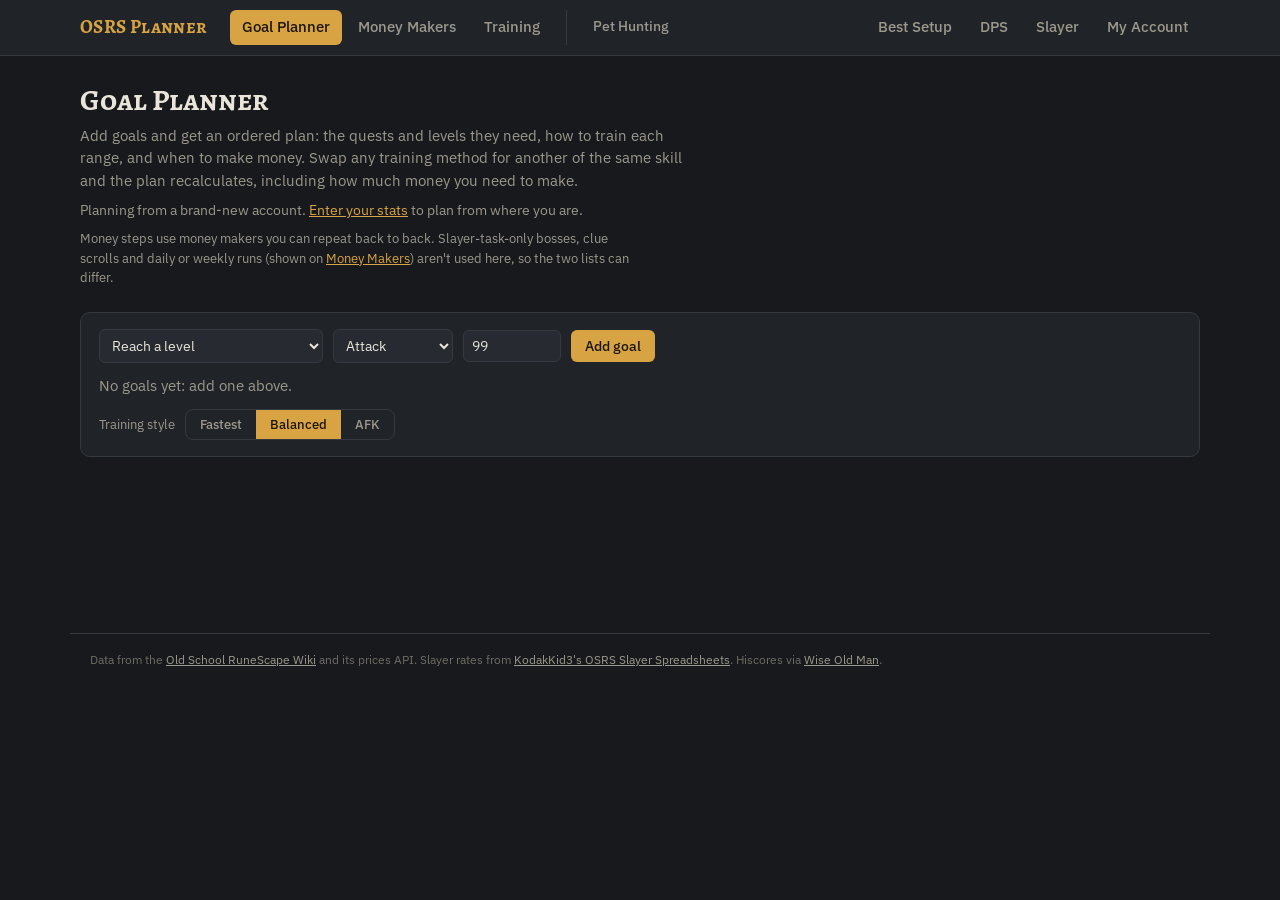
<file: planner/index.html>
<!DOCTYPE html>
<html lang="en">
<head>
<link rel="icon" href="data:image/svg+xml,%3Csvg xmlns=%22http://www.w3.org/2000/svg%22 viewBox=%220 0 16 16%22%3E%3Ctext y=%2214%22 font-size=%2214%22%3E%E2%9A%94%3C/text%3E%3C/svg%3E">
<meta charset="utf-8">
<meta name="viewport" content="width=device-width, initial-scale=1">
<title>Goal Planner · OSRS Planner</title>
<link rel="preconnect" href="https://fonts.googleapis.com">
<link rel="preconnect" href="https://fonts.gstatic.com" crossorigin>
<link rel="stylesheet" href="https://fonts.googleapis.com/css2?family=Alegreya+SC:wght@500;700&family=IBM+Plex+Sans:wght@400;500;600&family=IBM+Plex+Mono:wght@400;500&display=swap">
<link rel="stylesheet" href="../core/theme.css">
<style>
  .warn { color: var(--warn, #e0a03c); }
  .panel { background: var(--surface); border: 1px solid var(--line); border-radius: 10px; padding: 16px 18px; display: grid; gap: 12px; }
  .row { display: flex; gap: 10px; flex-wrap: wrap; align-items: center; }
  select, input { background: var(--surface-2); color: var(--text); border: 1px solid var(--line); border-radius: 6px; padding: 6px 8px; font: 14px var(--sans); }
  input[type=number] { width: 80px; font-family: var(--mono); }
  .btn { background: var(--accent); color: var(--accent-ink); border: 0; border-radius: 6px; padding: 7px 14px; font: 500 14px var(--sans); cursor: pointer; }
  .seg { display: inline-flex; border: 1px solid var(--line); border-radius: 8px; overflow: hidden; }
  .seg button { background: transparent; color: var(--muted); border: 0; padding: 6px 14px; font: 500 13px var(--sans); cursor: pointer; }
  .seg button[aria-pressed="true"] { background: var(--accent); color: var(--accent-ink); }
  .chip { display: inline-flex; align-items: center; gap: 6px; background: var(--surface-2); border: 1px solid var(--line); border-radius: 99px; padding: 4px 6px 4px 12px; font-size: 14px; }
  .chip button { background: transparent; border: 0; color: var(--muted); cursor: pointer; font-size: 16px; line-height: 1; }
  #goals { display: flex; gap: 8px; flex-wrap: wrap; }
  #summary { display: flex; gap: 28px; flex-wrap: wrap; font: 18px var(--mono); }
  #summary .lbl { display: block; font: 12px var(--sans); color: var(--faint); }
  #warnings { margin: 0; padding-left: 18px; color: var(--gp-low); font-size: 14px; }
  #warnings li.error { list-style: none; margin: 0 0 10px -18px; padding: 10px 12px; border: 1px solid var(--cost); border-radius: 8px; color: var(--text); background: color-mix(in srgb, var(--cost) 12%, transparent); }
  #steps { list-style: none; margin: 0; padding: 0; display: grid; gap: 8px; }
  .step { background: var(--surface); border: 1px solid var(--line); border-radius: 10px; padding: 10px 14px; }
  .step .head { display: flex; gap: 8px; align-items: baseline; flex-wrap: wrap; }
  .step .n { font: 12px var(--mono); color: var(--faint); min-width: 22px; }
  .step .right { margin-left: auto; font-family: var(--mono); font-size: 14px; color: var(--muted); }
  .step.quest { border-left: 3px solid #7fb7ff; } .step.kc { border-left: 3px solid var(--cost); }
  .step.gp { border-left: 3px solid var(--gp-high); } .step.train { border-left: 3px solid var(--accent); }
  .segs { list-style: none; margin: 8px 0 0 30px; padding: 0; display: grid; gap: 6px; }
  .segs li { display: flex; gap: 10px; align-items: center; flex-wrap: wrap; font-size: 14px; }
  .segs .lv { font-family: var(--mono); color: var(--muted); min-width: 56px; }
  .segs select { max-width: 420px; }
  .segs .meta { font-family: var(--mono); color: var(--muted); font-size: 13px; }
  .segs li.swapped select { border-color: var(--accent); }
  .block-head { list-style: none; display: flex; align-items: center; gap: 8px; margin: 18px 0 2px; color: var(--muted); font: 600 13px var(--sans); letter-spacing: .02em; }
  .block-head:first-child { margin-top: 0; }
  .move { display: inline-flex; flex-direction: column; margin-right: 6px; vertical-align: middle; }
  .move button { font: 11px/1 var(--mono); padding: 1px 5px; border: 1px solid var(--line); background: transparent; color: var(--muted); cursor: pointer; }
  .move button:first-child { border-radius: 4px 4px 0 0; } .move button:last-child { border-radius: 0 0 4px 4px; border-top: 0; }
  .move button:hover:not([disabled]) { color: var(--accent); border-color: var(--accent); }
  .move button[disabled] { opacity: .3; cursor: default; }
  button.reset { font: inherit; font-size: 0.8rem; padding: 2px 9px; border-radius: 999px; border: 1px solid var(--accent); background: transparent; color: var(--accent); cursor: pointer; margin-left: 6px; white-space: nowrap; }
  button.reset:hover { background: var(--accent); color: var(--bg); }
  .step.changed { box-shadow: 0 0 0 1px var(--accent); }
  .step.changed select, .step.kc.changed select { border-color: var(--accent); }
  #swaps-note { color: var(--accent); }
  .x, .linkbtn { background: transparent; border: 0; color: var(--accent); cursor: pointer; font: 12px var(--sans); text-decoration: underline; padding: 0; }
  .note { flex-basis: 100%; color: var(--faint); font-size: 12.5px; margin-left: 66px; }
  .step > .note { margin-left: 30px; }
  .cost { color: var(--cost); } .gain { color: var(--gp-high); } .wild { color: #ff9b6b; } .muted { color: var(--muted); }
  a { color: var(--accent); }
  .error { color: var(--cost); }
</style>
</head>
<body>
<main class="page">
  <div style="display:grid;gap:8px">
    <h1>Goal Planner</h1>
    <p>Add goals and get an ordered plan: the quests and levels they need, how to train each range, and when to make money. Swap any training method for another of the same skill and the plan recalculates, including how much money you need to make.</p>
    <p id="acct-note" style="font-size:14px"></p>
    <p class="faint" style="font-size:13px">Money steps use money makers you can repeat back to back. Slayer-task-only bosses, clue scrolls and daily or weekly runs (shown on <a href="../money/">Money Makers</a>) aren't used here, so the two lists can differ.</p>
  </div>
  <section class="panel">
    <div class="row">
      <select id="goal-type" aria-label="Goal type">
        <option value="level">Reach a level</option><option value="maxcape">Max cape (all 99s)</option><option value="quest">Complete a quest</option>
        <option value="kc">Boss kill count</option><option value="milestone">Milestone (e.g. Infernal cape)</option><option value="gp">Make GP</option>
      </select>
      <span id="goal-fields" class="row"></span>
      <button type="button" class="btn" id="add-goal">Add goal</button>
    </div>
    <div id="goals"></div>
    <div class="row">
      <span class="muted" style="font-size:13px">Training style</span>
      <div class="seg" id="intensity" role="group" aria-label="Training style">
        <button type="button" data-i="fastest">Fastest</button><button type="button" data-i="balanced">Balanced</button><button type="button" data-i="afk">AFK</button>
      </div>
      <span id="swaps-note" class="muted" style="font-size:13px"></span>
    </div>
  </section>
  <div id="summary"></div>
  <ul id="warnings"></ul>
  <ol id="steps"></ol>
  <datalist id="quest-names"></datalist>
</main>
<script type="module" src="planner.js"></script>
<script type="module" src="../core/nav.js" data-active="planner"></script>
</body>
</html>
</file>
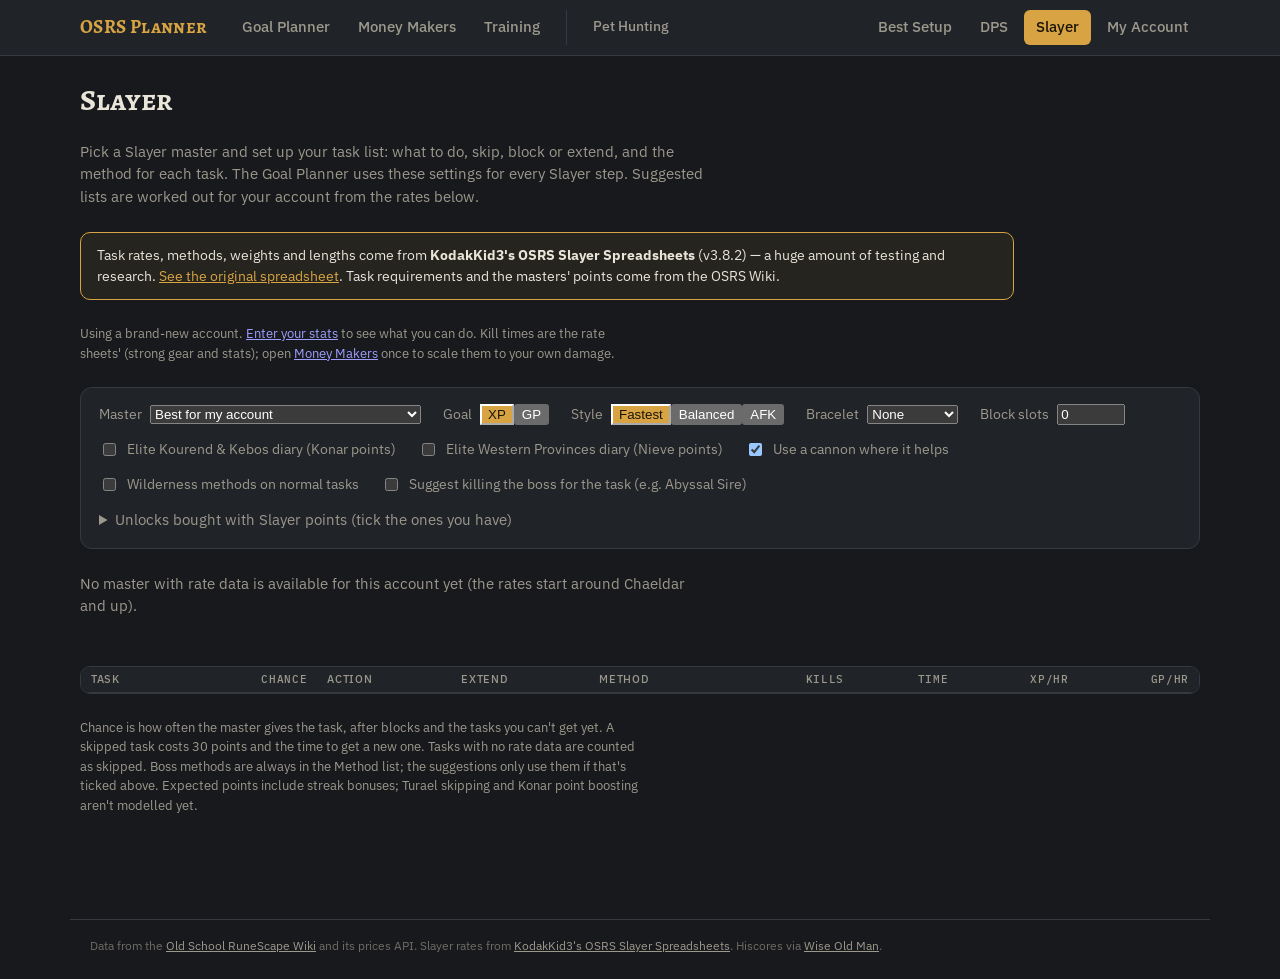
<file: slayer/index.html>
<!DOCTYPE html>
<html lang="en">
<head>
<link rel="icon" href="data:image/svg+xml,%3Csvg xmlns=%22http://www.w3.org/2000/svg%22 viewBox=%220 0 16 16%22%3E%3Ctext y=%2214%22 font-size=%2214%22%3E%E2%9A%94%3C/text%3E%3C/svg%3E">
<meta charset="utf-8">
<meta name="viewport" content="width=device-width, initial-scale=1">
<title>Slayer · OSRS Planner</title>
<link rel="preconnect" href="https://fonts.googleapis.com">
<link rel="preconnect" href="https://fonts.gstatic.com" crossorigin>
<link rel="stylesheet" href="https://fonts.googleapis.com/css2?family=Alegreya+SC:wght@500;700&family=IBM+Plex+Sans:wght@400;500;600&family=IBM+Plex+Mono:wght@400;500&display=swap">
<link rel="stylesheet" href="../core/theme.css">
<style>
  .credit { border: 1px solid var(--accent); border-radius: 10px; padding: 12px 16px; color: var(--text); background: color-mix(in srgb, var(--accent) 8%, transparent); max-width: 900px; font-size: 14px; line-height: 1.5; }
  .credit a { color: var(--accent); }
  .panel { border: 1px solid var(--line); border-radius: 12px; padding: 16px 18px; background: var(--surface); display: grid; gap: 14px; }
  .opts { display: flex; flex-wrap: wrap; gap: 14px 22px; align-items: center; }
  .opts label { display: flex; gap: 8px; align-items: center; color: var(--muted); font-size: 14px; }
  .opts input[type=checkbox] { width: auto; }
  .opts select, .opts input[type=number] { width: auto; }
  .seg button[aria-pressed=true] { background: var(--accent); color: var(--accent-ink); }
  .stats { display: flex; gap: 28px; flex-wrap: wrap; }
  .stats div span { display: block; color: var(--muted); font-size: 12px; }
  .stats div b { font: 500 22px var(--mono); }
  .scroller { overflow-x: auto; border: 1px solid var(--line); border-radius: 10px; }
  table { width: 100%; border-collapse: collapse; }
  th, td { padding: 7px 10px; text-align: left; border-bottom: 1px solid var(--line); white-space: nowrap; font-size: 14px; }
  thead th { font: 500 11px/1 var(--sans); letter-spacing: .06em; text-transform: uppercase; color: var(--muted); background: var(--surface); position: sticky; top: 0; }
  td.num, th.num { text-align: right; font-family: var(--mono); }
  tr.locked td { color: var(--faint); }
  tr.block td:not(:nth-child(3)), tr.skip td:not(:nth-child(3)) { opacity: .55; }
  tr.changed td:first-child { box-shadow: inset 3px 0 0 var(--accent); }
  td select { font-size: 13px; padding: 3px 6px; width: auto; max-width: 260px; }
  .tag { font: 11px var(--mono); border: 1px solid var(--line); border-radius: 99px; padding: 1px 6px; color: var(--faint); }
  .tag.sug { color: var(--accent); border-color: var(--accent); }
  button.reset { font: inherit; font-size: 0.8rem; padding: 2px 9px; border-radius: 999px; border: 1px solid var(--accent); background: transparent; color: var(--accent); cursor: pointer; }
  .muted { color: var(--muted); } .faint { color: var(--faint); font-size: 13px; }
  .unlocks { display: flex; flex-wrap: wrap; gap: 6px 16px; }
</style>
</head>
<body>
<main class="page">
  <h1>Slayer</h1>
  <p>Pick a Slayer master and set up your task list: what to do, skip, block or extend, and the method for each task.
    The Goal Planner uses these settings for every Slayer step. Suggested lists are worked out for your account from the rates below.</p>
  <div class="credit">Task rates, methods, weights and lengths come from <b>KodakKid3's OSRS Slayer Spreadsheets</b> (v3.8.2) —
    a huge amount of testing and research. <a href="https://docs.google.com/spreadsheets/d/1KR92OY-sK6I8wAAuFLt2TgLq-xadG7yA6Bzgb5YnVQM" target="_blank" rel="noopener">See the original spreadsheet</a>.
    Task requirements and the masters' points come from the OSRS Wiki.</div>
  <p id="acct-note" class="faint"></p>

  <section class="panel">
    <div class="opts">
      <label>Master <select id="master"></select></label>
      <label>Goal <span class="seg" id="goal"><button type="button" data-v="xp">XP</button><button type="button" data-v="gp">GP</button></span></label>
      <label>Style <span class="seg" id="intensity"><button type="button" data-v="fastest">Fastest</button><button type="button" data-v="balanced">Balanced</button><button type="button" data-v="afk">AFK</button></span></label>
      <label>Bracelet <select id="bracelet"><option value="none">None</option><option value="expeditious">Expeditious</option><option value="slaughter">Slaughter</option></select></label>
      <label>Block slots <input type="number" id="blocks" min="0" max="7" step="1" style="width:60px"></label>
    </div>
    <div class="opts">
      <label><input type="checkbox" id="kourendElite"> Elite Kourend &amp; Kebos diary (Konar points)</label>
      <label><input type="checkbox" id="westernElite"> Elite Western Provinces diary (Nieve points)</label>
      <label><input type="checkbox" id="cannon"> Use a cannon where it helps</label>
      <label><input type="checkbox" id="wildernessMethods"> Wilderness methods on normal tasks</label>
      <label><input type="checkbox" id="bossVariants"> Suggest killing the boss for the task (e.g. Abyssal Sire)</label>
    </div>
    <details><summary class="muted">Unlocks bought with Slayer points (tick the ones you have)</summary><div id="unlocks" class="unlocks" style="margin-top:8px"></div></details>
  </section>

  <div id="summary" class="stats"></div>
  <div class="opts"><span id="changes" class="muted"></span></div>
  <div class="scroller"><table>
    <thead><tr><th>Task</th><th class="num">Chance</th><th>Action</th><th>Extend</th><th>Method</th><th class="num">Kills</th><th class="num">Time</th><th class="num">XP/hr</th><th class="num">GP/hr</th></tr></thead>
    <tbody id="rows"></tbody>
  </table></div>
  <p class="faint">Chance is how often the master gives the task, after blocks and the tasks you can't get yet. A skipped task costs 30 points and
    the time to get a new one. Tasks with no rate data are counted as skipped. Boss methods are always in the Method list; the suggestions only use them if that's ticked above. Expected points include streak bonuses; Turael skipping and Konar point boosting aren't modelled yet.</p>
</main>
<script type="module" src="slayer.js"></script>
<script type="module" src="../core/nav.js" data-active="slayer"></script>
</body>
</html>
</file>
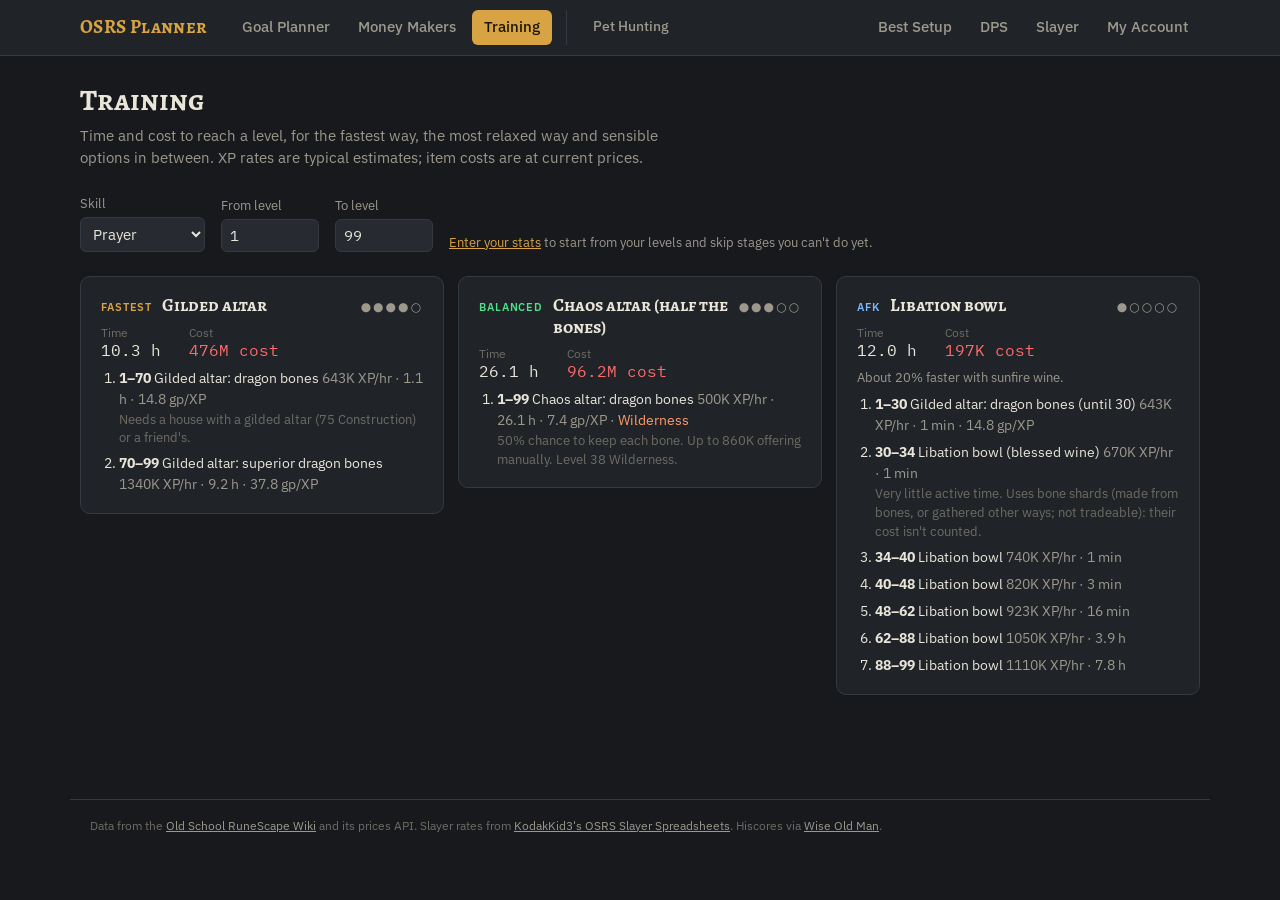
<file: training/index.html>
<!DOCTYPE html>
<html lang="en">
<head>
<link rel="icon" href="data:image/svg+xml,%3Csvg xmlns=%22http://www.w3.org/2000/svg%22 viewBox=%220 0 16 16%22%3E%3Ctext y=%2214%22 font-size=%2214%22%3E%E2%9A%94%3C/text%3E%3C/svg%3E">
<meta charset="utf-8">
<meta name="viewport" content="width=device-width, initial-scale=1">
<title>Training · OSRS Planner</title>
<link rel="preconnect" href="https://fonts.googleapis.com">
<link rel="preconnect" href="https://fonts.gstatic.com" crossorigin>
<link rel="stylesheet" href="https://fonts.googleapis.com/css2?family=Alegreya+SC:wght@500;700&family=IBM+Plex+Sans:wght@400;500;600&family=IBM+Plex+Mono:wght@400;500&display=swap">
<link rel="stylesheet" href="../core/theme.css">
<style>
  .controls { display: flex; gap: 16px; flex-wrap: wrap; align-items: end; }
  .controls label { display: grid; gap: 4px; color: var(--muted); font-size: 13px; }
  select, input { background: var(--surface-2); color: var(--text); border: 1px solid var(--line); border-radius: 6px; padding: 6px 8px; font: 15px var(--sans); }
  input[type=number] { width: 80px; font-family: var(--mono); }
  #results { display: grid; gap: 14px; grid-template-columns: repeat(auto-fit, minmax(330px, 1fr)); align-items: start; }
  .track header { display: flex; gap: 10px; align-items: baseline; flex-wrap: wrap; }
  .track h2 { font-size: 18px; flex: 1; }
  .kind { font: 600 11px var(--sans); letter-spacing: .08em; text-transform: uppercase; color: var(--accent); }
  .track.afk .kind { color: #7fb7ff; } .track.balanced .kind { color: var(--gp-high); }
  .dots { color: var(--muted); letter-spacing: 2px; font-size: 12px; }
  .sum { display: flex; gap: 28px; font: 16px var(--mono); }
  .sum .lbl { display: block; font: 12px var(--sans); color: var(--faint); }
  .track ol { margin: 0; padding-left: 18px; display: grid; gap: 6px; font-size: 14px; }
  .muted { color: var(--muted); } .note { color: var(--faint); font-size: 12.5px; margin: 0; }
  .cost { color: var(--cost); } .gain { color: var(--gp-high); } .wild { color: #ff9b6b; }
  #acct-note a { color: var(--accent); }
  .error { color: var(--cost); }
</style>
</head>
<body>
<main class="page">
  <div style="display:grid;gap:8px">
    <h1>Training</h1>
    <p>Time and cost to reach a level, for the fastest way, the most relaxed way and sensible options in between. XP rates are typical estimates; item costs are at current prices.</p>
  </div>
  <div class="controls">
    <label>Skill <select id="skill"></select></label>
    <label>From level <input type="number" id="from" min="1" max="125"></label>
    <label>To level <input type="number" id="to" min="2" max="126"></label>
    <p id="acct-note" class="muted" style="margin:0;font-size:13px"></p>
  </div>
  <div id="results"></div>
</main>
<script type="module" src="training.js"></script>
<script type="module" src="../core/nav.js" data-active="training"></script>
</body>
</html>
</file>
<file: core/theme.css>
/* Shared look for every page. Colours and fonts carried over from the pet calculator. */
:root {
  color-scheme: dark;
  --bg: #17191c;
  --surface: #202328;
  --surface-2: #272b31;
  --line: #353a41;
  --text: #e9e5d9;
  --muted: #9c988c;
  --faint: #6f6c64;
  --accent: #d8a443;
  --accent-ink: #1b1508;
  --gp-low: #f2e25c;
  --gp-mid: #f4f1ea;
  --gp-high: #4fe08a;
  --cost: #ff6b6b;
  --display: "Alegreya SC", Georgia, serif;
  --sans: "IBM Plex Sans", system-ui, -apple-system, "Segoe UI", sans-serif;
  --mono: "IBM Plex Mono", ui-monospace, "SFMono-Regular", Menlo, monospace;
}
html, body { background: var(--bg); margin: 0; }
body { color: var(--text); font: 15px/1.5 var(--sans); }
[hidden] { display: none !important; }

/* Site-wide navigation bar */
.site-nav { border-bottom: 1px solid var(--line); background: var(--surface); }
.site-nav-inner { max-width: 1120px; margin: 0 auto; padding: 10px 16px; display: flex; align-items: center; gap: 22px; flex-wrap: wrap; }
.site-nav .brand { font: 700 19px/1 var(--display); color: var(--accent); text-decoration: none; letter-spacing: .02em; }
.site-nav ul { list-style: none; margin: 0; padding: 0; display: flex; gap: 4px; flex-wrap: wrap; flex: 1; }
.site-nav li.right { margin-left: auto; }
.site-nav a.link { display: block; padding: 6px 12px; border-radius: 6px; color: var(--muted); text-decoration: none; font-weight: 500; }
.site-nav a.link:hover { color: var(--text); background: var(--surface-2); }
.site-nav a.link[aria-current="page"] { color: var(--accent-ink); background: var(--accent); }
.site-nav li.side { margin-left: 10px; padding-left: 14px; border-left: 1px solid var(--line); }
.site-nav li.side a.link { font-size: 13.5px; }
/* Phones: brand on its own line, the links in one row that scrolls sideways (instead of five wrapped rows) */
@media (max-width: 640px) {
  .site-nav-inner { gap: 6px; padding: 8px 12px; }
  .site-nav ul { flex-wrap: nowrap; overflow-x: auto; flex-basis: 100%; scrollbar-width: none; -webkit-overflow-scrolling: touch; }
  .site-nav ul::-webkit-scrollbar { display: none; }
  .site-nav li.right { margin-left: 0; }
  .site-nav li.side { margin-left: 4px; padding-left: 8px; }
  .site-nav a.link { white-space: nowrap; padding: 6px 10px; }
}

/* Simple page layout for the app's own pages */
.page { max-width: 1120px; margin: 0 auto; padding: 28px 16px 56px; display: grid; gap: 24px; }
.page > * { min-width: 0; }   /* a wide child scrolls on its own instead of widening the whole page on phones */
.page h1 { font: 700 30px/1.1 var(--display); margin: 0; }
.page h2 { font: 700 20px/1.2 var(--display); margin: 0; }
.page p { margin: 0; color: var(--muted); max-width: 70ch; }
.card { background: var(--surface); border: 1px solid var(--line); border-radius: 10px; padding: 18px 20px; display: grid; gap: 8px; color: inherit; text-decoration: none; }
a.card:hover { border-color: var(--accent); }
.cards { display: grid; gap: 14px; grid-template-columns: repeat(auto-fit, minmax(260px, 1fr)); }
.card.minor { background: transparent; }
.badge { justify-self: start; font: 500 12px/1 var(--mono); padding: 4px 8px; border-radius: 99px; border: 1px solid var(--line); color: var(--muted); }
textarea { width: 100%; max-width: 720px; box-sizing: border-box; font: inherit; font-size: 0.85rem; padding: 0.5rem; border: 1px solid var(--line); border-radius: 6px; background: var(--surface); color: inherit; resize: vertical; }

.site-footer { max-width: 1100px; margin: 48px auto 24px; padding: 16px 20px 0; border-top: 1px solid var(--line); color: var(--faint); font-size: 12px; line-height: 1.6; }
.site-footer a { color: var(--muted); }
input.bad { border-color: #e57373 !important; outline: 1px solid #e57373; }

/* busy banner + spinner (the spinner is a transform animation, so it keeps turning while a page is busy working) */
.busy { position: fixed; left: 50%; bottom: 20px; transform: translateX(-50%); z-index: 50; display: flex; align-items: center; gap: 10px;
  background: var(--panel, #1e2126); color: var(--text, #e6e6e6); border: 1px solid var(--line, #333); border-radius: 10px; padding: 10px 16px;
  box-shadow: 0 6px 24px rgba(0,0,0,.35); font-size: 14px; max-width: calc(100vw - 32px); }
.busy[hidden] { display: none; }
.spinner { display: inline-block; vertical-align: -3px; width: 16px; height: 16px; flex: none; border: 2px solid currentColor; border-right-color: transparent; border-radius: 50%; animation: spin .8s linear infinite; will-change: transform; }
@keyframes spin { to { transform: rotate(360deg); } }
.stale { opacity: .55; transition: opacity .15s; }

.busy-body { display: flex; flex-direction: column; gap: 6px; min-width: 220px; }
.busy .bar { height: 6px; border-radius: 3px; background: rgba(255,255,255,.12); overflow: hidden; }
.busy .bar i { display: block; height: 100%; width: 2%; background: var(--accent, #d9a441); transition: width .25s; }
</file>
